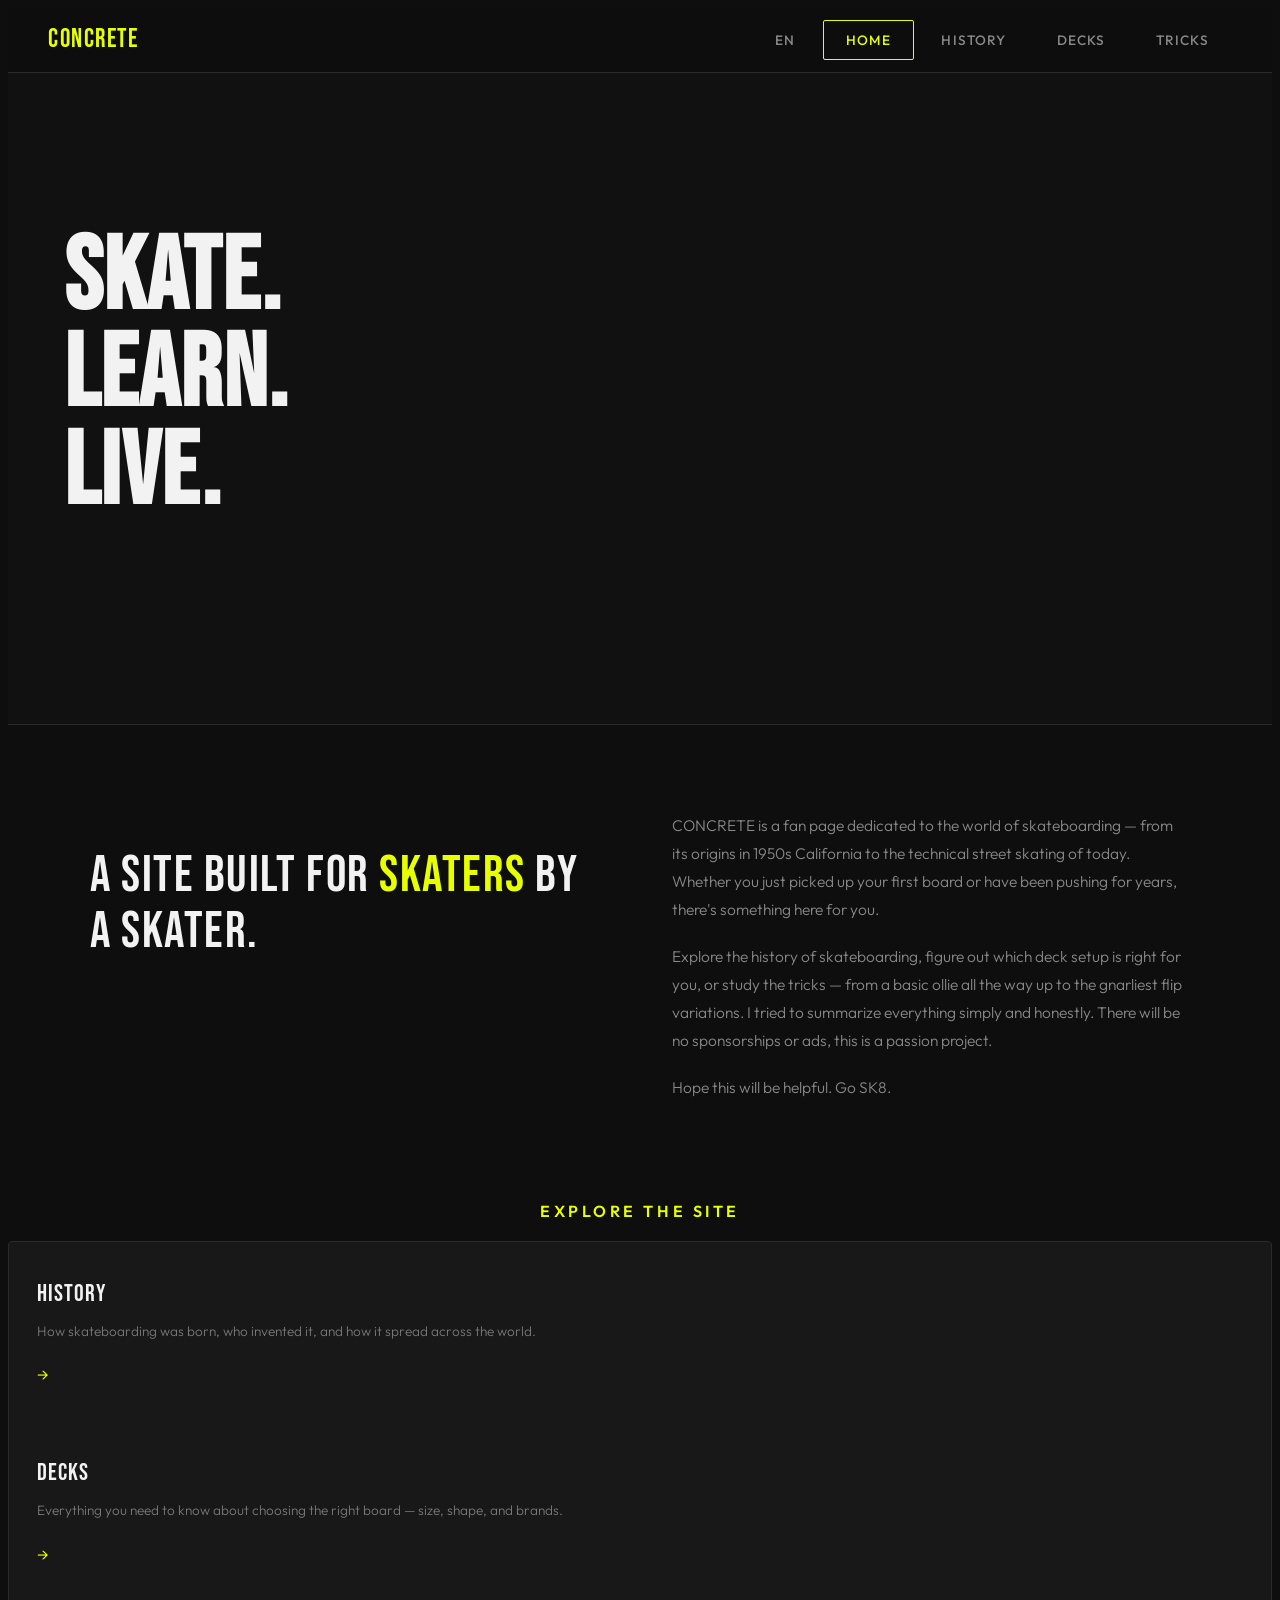
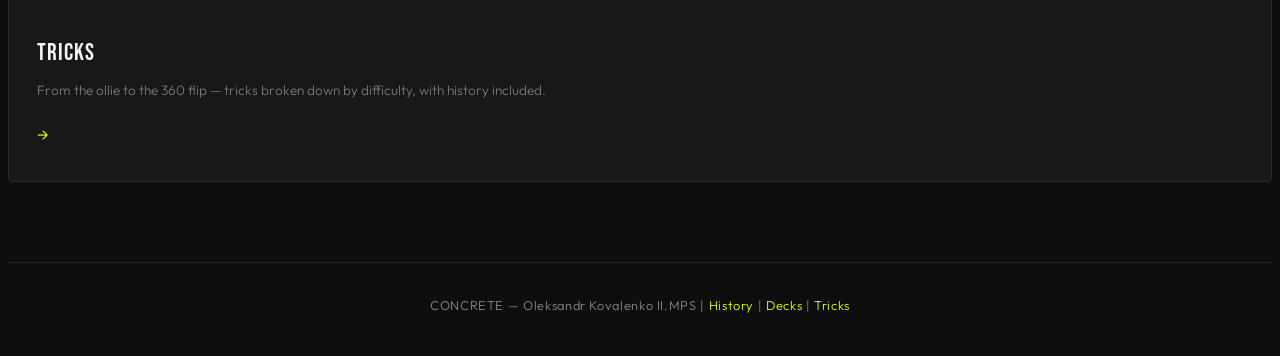
<file: index.html>
<!DOCTYPE html>
<html lang="en">
<head>
  <meta charset="UTF-8">
  <meta name="Concrete" content="width=device-width, initial-scale=1.0">
  <title>CONCRETE</title>
  <link rel="stylesheet" href="style.css">
  <style>

    .hero {
      width: 100%;
      position: relative;
      overflow: hidden;
      background: var(--surface);
      border-bottom: 1px solid var(--border);
    }

    .hero-img {
      width:100%;
      aspect-ratio: 16/6;
      background-color: #111;
      background-image: url('https://i.pinimg.com/1200x/3f/cc/9e/3fcc9eb3482265bb3efe6087b267c3eb.jpg');
      background-size:cover;
      background-position: center 40%;
      padding: 7% 3.5rem;
    }
    
    .hero-text {
      position: relative;
      z-index: 2;
    }

    .hero-title {
      font-family: 'Bebas Neue', sans-serif;
      font-size: clamp(3.5rem, 8vw, 7rem);
      letter-spacing: 0.03cm;
      line-height: 95%;
      color: var(--white);
    }

    .about {
      max-width: 1100px;
      margin: 0 auto;
      padding: 4.5rem 2rem 5rem;
      display: grid;
      grid-template-columns: 1fr 1fr;
      gap: 4rem;
      align-items: start;
    }

    @media (max-width: 640px) { .about { grid-template-columns: 1fr; gap: 2rem; } }

    .about-left .big-text {
      font-family: 'Bebas Neue', sans-serif;
      font-size: clamp(2.2rem, 4vw, 3.2rem);
      letter-spacing: 0.03em;
      line-height: 1.1;
      margin-bottom: 1.5rem;
    }

    .about-left .big-text em {
      font-style: normal;
      color: var(--accent);
    }

    .about-right p {
      color: #888;
      font-size: 0.97rem;
      line-height: 1.8;
      margin-bottom: 1.2rem;
    }

    .about-right p:last-child { margin-bottom: 0; }

    .page-links {
      border-top: 1px solid var(--border);
      max-width: 1350px;
      margin: 0 auto 0;
      display:block;
      grid-template-columns: repeat(3, 1fr);
      gap: 1px;
      background: var(--border);
      border: 1px solid var(--border);
      border-radius: 4px;
      overflow:auto;
    }

    @media (max-width: 640px) { .page-links { grid-template-columns: 1fr; } }

    .page-link {
      background: var(--surface);
      padding: 2rem 1.75rem;
      text-decoration: none;
      color: inherit;
      display: flex;
      flex-direction: column;
      gap: 0.4rem;
      transition: background 0.2s;
    }

    .page-link:hover { background: #1f1f1f; }

    .page-link-label {
      font-size: 0.7rem;
      font-weight: 600;
      letter-spacing: 0.2em;
      text-transform: uppercase;
      color: var(--accent);
    }

    .page-link-title {
      font-family: 'Bebas Neue', sans-serif;
      font-size: 1.5rem;
      letter-spacing: 0.04em;
    }

    .page-link-desc { font-size: 0.85rem; color: #777; }

    .page-link-arrow {
      margin-top: 0.75rem;
      font-size: 1.1rem;
      color: var(--accent);
    }
  </style>
</head>
<body>

  <nav>
    <a class="nav-logo" href="index.html">CONCRETE</a>
    <ul class="nav-links">
      <li><a href="indexSK.html">EN</a></li>
      <li><a href="index.html" class="active">Home</a></li>
      <li><a href="historyEN.html">History</a></li>
      <li><a href="decksEN.html">Decks</a></li>
      <li><a href="tricksEN.html">Tricks</a></li>
    </ul>
  </nav>

  <div class="hero">
    <div class="hero-img">
      <div class="hero-text">
        <h1 class="hero-title">Skate.<br>Learn.<br>Live.</h1>
      </div>
    </div>
  </div>

  <div class="about">
    <div class="about-left">
      <p class="big-text">A site built for <em>skaters</em> by a skater.</p>
    </div>
    <div class="about-right">
      <p>CONCRETE is a fan page dedicated to the world of skateboarding — from its origins in 1950s California to the technical street skating of today. Whether you just picked up your first board or have been pushing for years, there's something here for you.</p>
      <p>Explore the history of skateboarding, figure out which deck setup is right for you, or study the tricks — from a basic ollie all the way up to the gnarliest flip variations. I tried to summarize everything simply and honestly. There will be no sponsorships or ads, this is a passion project.</p>
      <p>Hope this will be helpful. Go SK8.</p>
    </div>
  </div>

  <div style="text-align: center;">
    <p class="label" style="margin-bottom: 1rem;font-size: medium;">Explore the site</p>
  </div>
  <div class="page-links">
    <a href="historyEN.html" class="page-link">
      <span class="page-link-title">History</span>
      <span class="page-link-desc">How skateboarding was born, who invented it, and how it spread across the world.</span>
      <span class="page-link-arrow">→</span>
    </a>
    <a href="decksEN.html" class="page-link">
      <span class="page-link-title">Decks</span>
      <span class="page-link-desc">Everything you need to know about choosing the right board — size, shape, and brands.</span>
      <span class="page-link-arrow">→</span>
    </a>
    <a href="tricksEN.html" class="page-link">
      <span class="page-link-title">Tricks</span>
      <span class="page-link-desc">From the ollie to the 360 flip — tricks broken down by difficulty, with history included.</span>
      <span class="page-link-arrow">→</span>
    </a>
  </div>

  <footer style="margin-top: 5rem;">
    CONCRETE — Oleksandr Kovalenko II.MPS |
    <a href="historyEN.html">History</a> |
    <a href="decksEN.html">Decks</a> |
    <a href="tricksEN.html">Tricks</a>
  </footer>

</body>
</html>
</file>
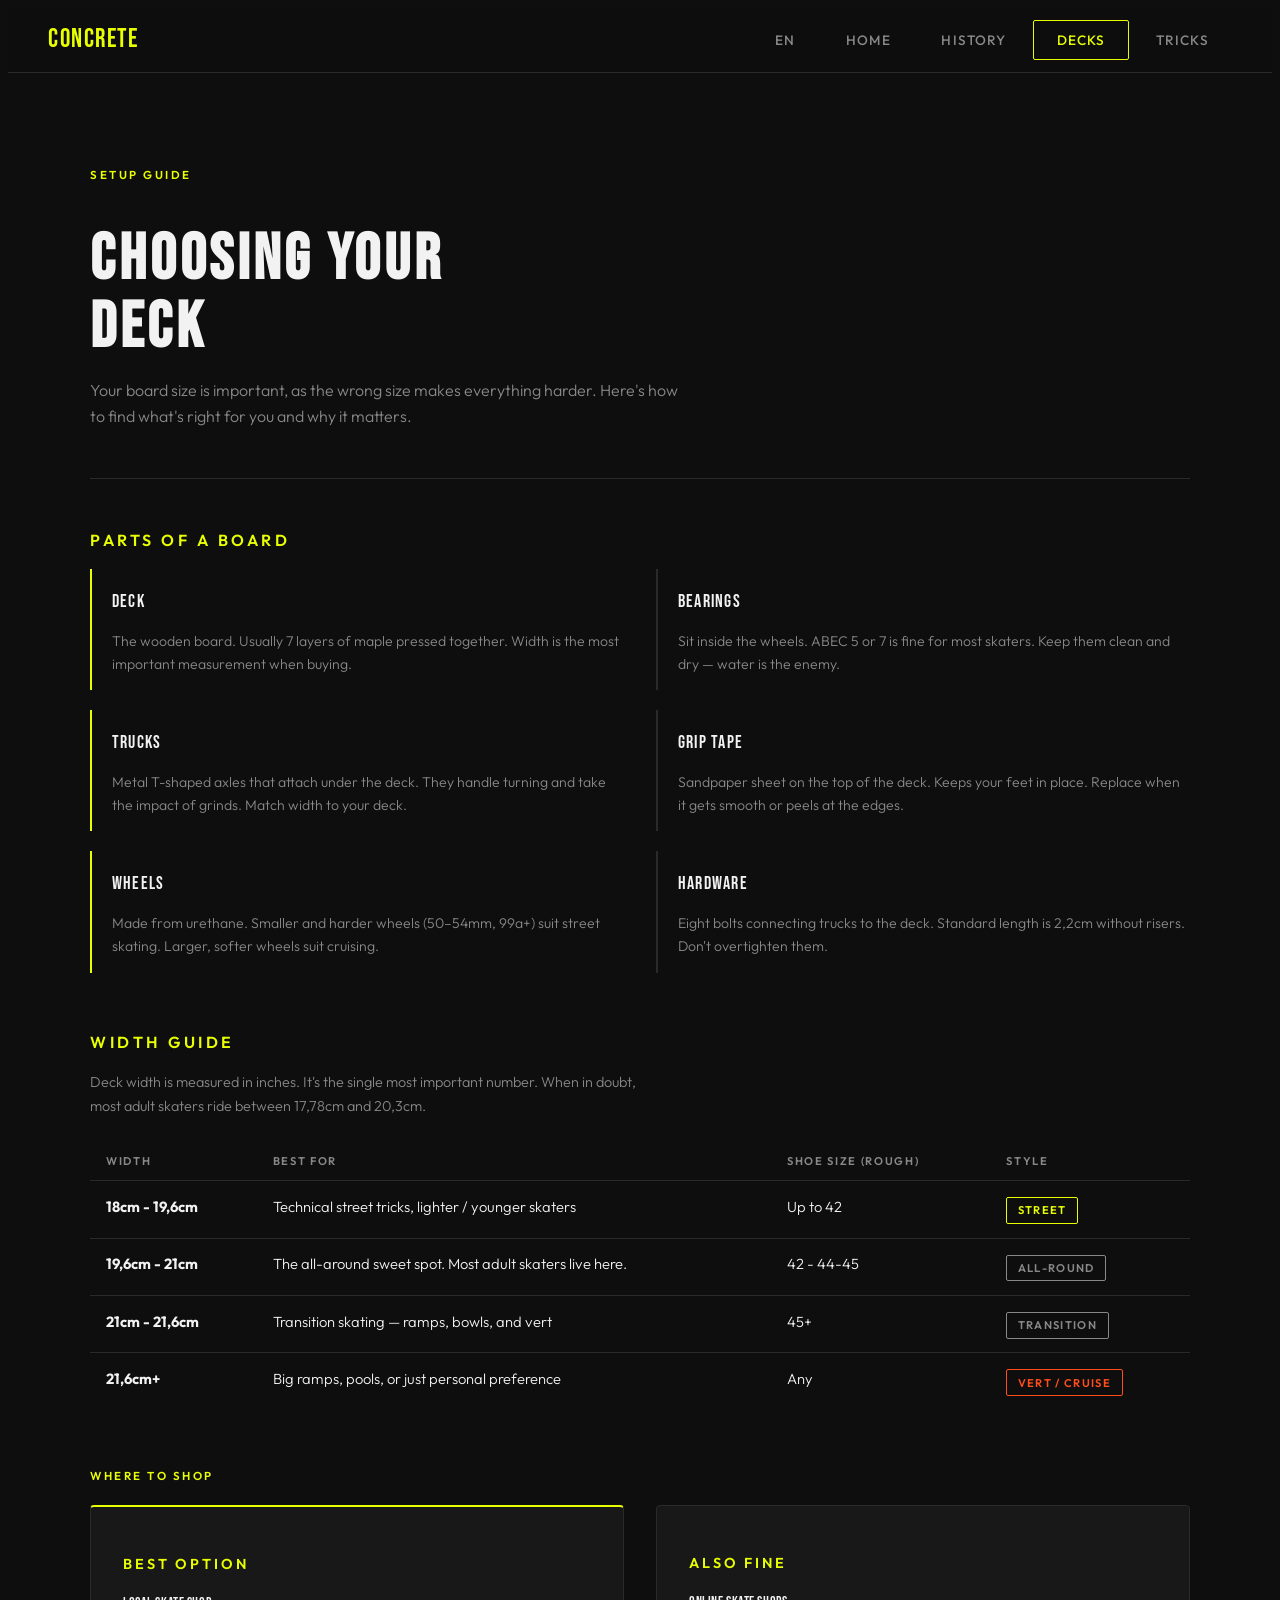
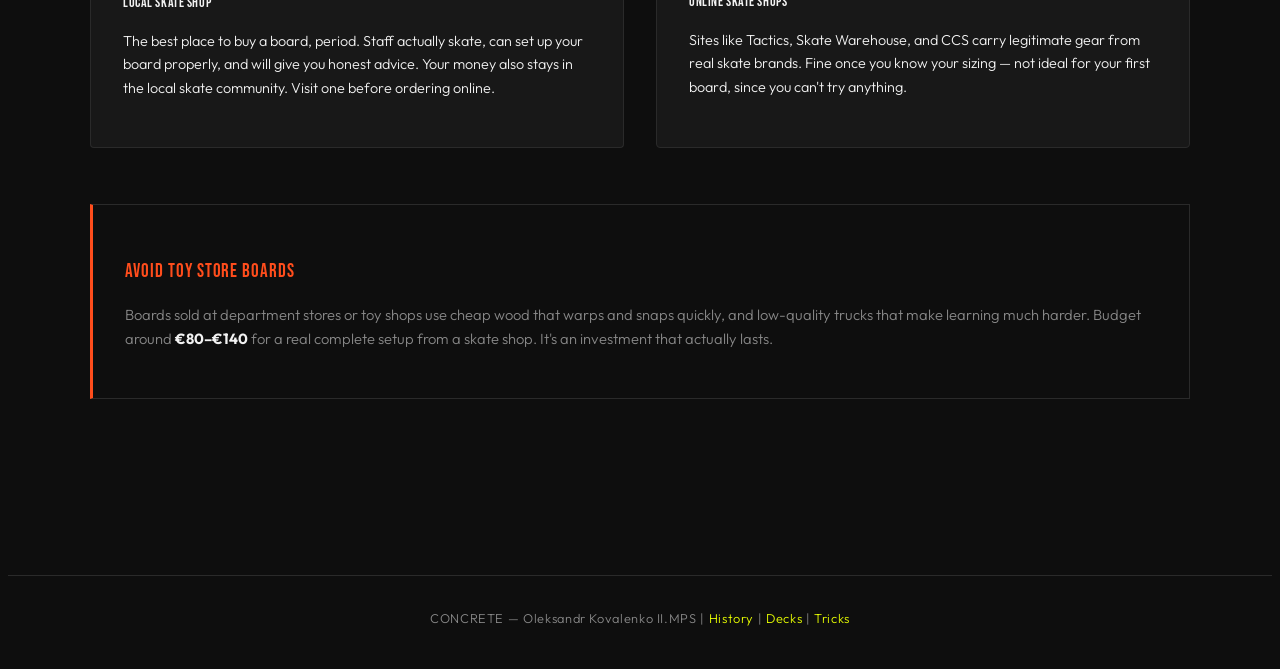
<file: decksEN.html>
<!DOCTYPE html>
<html lang="en">
<head>
  <meta charset="UTF-8">
  <meta name="Concrete" content="width=device-width, initial-scale=1.0">
  <title>CONCRETE — Decks</title>
  <link rel="stylesheet" href="style.css">
</head>
<body>

  <nav>
    <a class="nav-logo" href="index.html">CONCRETE</a>
    <ul class="nav-links">
      <li><a href="decksSK.html">EN</a></li>
      <li><a href="index.html">Home</a></li>
      <li><a href="historyEN.html">History</a></li>
      <li><a href="decksEN.html" class="active">Decks</a></li>
      <li><a href="tricksEN.html">Tricks</a></li>
    </ul>
  </nav>

  <div class="page">

    <p class="label"; font-size:medium;>Setup guide</p>
    <h1 class="section-title">Choosing Your<br>Deck</h1>
    <p class="body-text">Your board size is important, as the wrong size makes everything harder. Here's how to find what's right for you and why it matters.</p>

    <hr class="divider">

    <p class="label" style="margin-bottom: 1rem;font-size: medium;">Parts of a Board</p>
    <div class="two-col" style="margin-bottom: 3.5rem;">
      <div>
        <div style="display: flex; flex-direction: column; gap: 1.25rem;">
          <div style="border-left: 2px solid var(--accent); padding-left: 1.25rem;">
            <p style="font-family: 'Bebas Neue', sans-serif; font-size: 1.1rem; letter-spacing: 0.07em; margin-bottom: 0.2rem;">Deck</p>
            <p style="font-size: 0.88rem; color: var(--muted);">The wooden board. Usually 7 layers of maple pressed together. Width is the most important measurement when buying.</p>
          </div>
          <div style="border-left: 2px solid var(--accent); padding-left: 1.25rem;">
            <p style="font-family: 'Bebas Neue', sans-serif; font-size: 1.1rem; letter-spacing: 0.07em; margin-bottom: 0.2rem;">Trucks</p>
            <p style="font-size: 0.88rem; color: var(--muted);">Metal T-shaped axles that attach under the deck. They handle turning and take the impact of grinds. Match width to your deck.</p>
          </div>
          <div style="border-left: 2px solid var(--accent); padding-left: 1.25rem;">
            <p style="font-family: 'Bebas Neue', sans-serif; font-size: 1.1rem; letter-spacing: 0.07em; margin-bottom: 0.2rem;">Wheels</p>
            <p style="font-size: 0.88rem; color: var(--muted);">Made from urethane. Smaller and harder wheels (50–54mm, 99a+) suit street skating. Larger, softer wheels suit cruising.</p>
          </div>
        </div>
      </div>
      <div>
        <div style="display: flex; flex-direction: column; gap: 1.25rem;">
          <div style="border-left: 2px solid var(--border); padding-left: 1.25rem;">
            <p style="font-family: 'Bebas Neue', sans-serif; font-size: 1.1rem; letter-spacing: 0.07em; margin-bottom: 0.2rem;">Bearings</p>
            <p style="font-size: 0.88rem; color: var(--muted);">Sit inside the wheels. ABEC 5 or 7 is fine for most skaters. Keep them clean and dry — water is the enemy.</p>
          </div>
          <div style="border-left: 2px solid var(--border); padding-left: 1.25rem;">
            <p style="font-family: 'Bebas Neue', sans-serif; font-size: 1.1rem; letter-spacing: 0.07em; margin-bottom: 0.2rem;">Grip Tape</p>
            <p style="font-size: 0.88rem; color: var(--muted);">Sandpaper sheet on the top of the deck. Keeps your feet in place. Replace when it gets smooth or peels at the edges.</p>
          </div>
          <div style="border-left: 2px solid var(--border); padding-left: 1.25rem;">
            <p style="font-family: 'Bebas Neue', sans-serif; font-size: 1.1rem; letter-spacing: 0.07em; margin-bottom: 0.2rem;">Hardware</p>
            <p style="font-size: 0.88rem; color: var(--muted);">Eight bolts connecting trucks to the deck. Standard length is 2,2cm without risers. Don't overtighten them.</p>
          </div>
        </div>
      </div>
    </div>
    <p class="label" style="margin-bottom: 1rem;font-size: medium;">Width Guide</p>
    <p style="color: var(--muted); font-size: 0.9rem; margin-bottom: 1.5rem; max-width: 560px;">Deck width is measured in inches. It's the single most important number. When in doubt, most adult skaters ride between 17,78cm and 20,3cm.</p>

    <table class="styled-table" style="margin-bottom: 3.5rem;">
      <tr>
        <th>Width</th>
        <th>Best for</th>
        <th>Shoe size (rough)</th>
        <th>Style</th>
      </tr>
      <tr>
        <td><strong>18cm - 19,6cm</strong></td>
        <td>Technical street tricks, lighter / younger skaters</td>
        <td>Up to 42</td>
        <td><span class="tag tag-green">Street</span></td>
      </tr>
      <tr>
        <td><strong>19,6cm - 21cm</strong></td>
        <td>The all-around sweet spot. Most adult skaters live here.</td>
        <td>42 - 44-45</td>
        <td><span class="tag tag-white">All-round</span></td>
      </tr>
      <tr>
        <td><strong>21cm - 21,6cm</strong></td>
        <td>Transition skating — ramps, bowls, and vert</td>
        <td>45+</td>
        <td><span class="tag tag-white">Transition</span></td>
      </tr>
      <tr>
        <td><strong>21,6cm+</strong></td>
        <td>Big ramps, pools, or just personal preference</td>
        <td>Any</td>
        <td><span class="tag tag-red">Vert / Cruise</span></td>
      </tr>
    </table>

    <p class="label" style="margin-bottom: 1.25rem;">Where to shop</p>
    <div class="two-col" style="margin-bottom: 3.5rem;">
      <div class="card" style="border-top: 2px solid var(--accent);">
        <p class="card-label">Best option</p>
        <p class="card-title">Local Skate Shop</p>
        <p>The best place to buy a board, period. Staff actually skate, can set up your board properly, and will give you honest advice. Your money also stays in the local skate community. Visit one before ordering online.</p>
      </div>
      <div class="card">
        <p class="card-label">Also fine</p>
        <p class="card-title">Online Skate Shops</p>
        <p>Sites like Tactics, Skate Warehouse, and CCS carry legitimate gear from real skate brands. Fine once you know your sizing — not ideal for your first board, since you can't try anything.</p>
      </div>
    </div>

    <div class="card" style="border-left: 3px solid var(--accent2); border-radius: 0; background: transparent;">
      <p style="font-family: 'Bebas Neue', sans-serif; font-size: 1.2rem; letter-spacing: 0.05em; margin-bottom: 0.5rem; color: var(--accent2);"> Avoid Toy Store Boards</p>
      <p style="font-size: 0.92rem; color: var(--muted);">Boards sold at department stores or toy shops use cheap wood that warps and snaps quickly, and low-quality trucks that make learning much harder. Budget around <strong style="color: var(--white);">€80–€140</strong> for a real complete setup from a skate shop. It's an investment that actually lasts.</p>
    </div>

  </div>

  <footer style="margin-top: 5rem;">
    CONCRETE — Oleksandr Kovalenko II.MPS |
    <a href="historyEN.html">History</a> |
    <a href="decksEN.html">Decks</a> |
    <a href="tricksEN.html">Tricks</a>
  </footer>

</body>
</html>
</file>
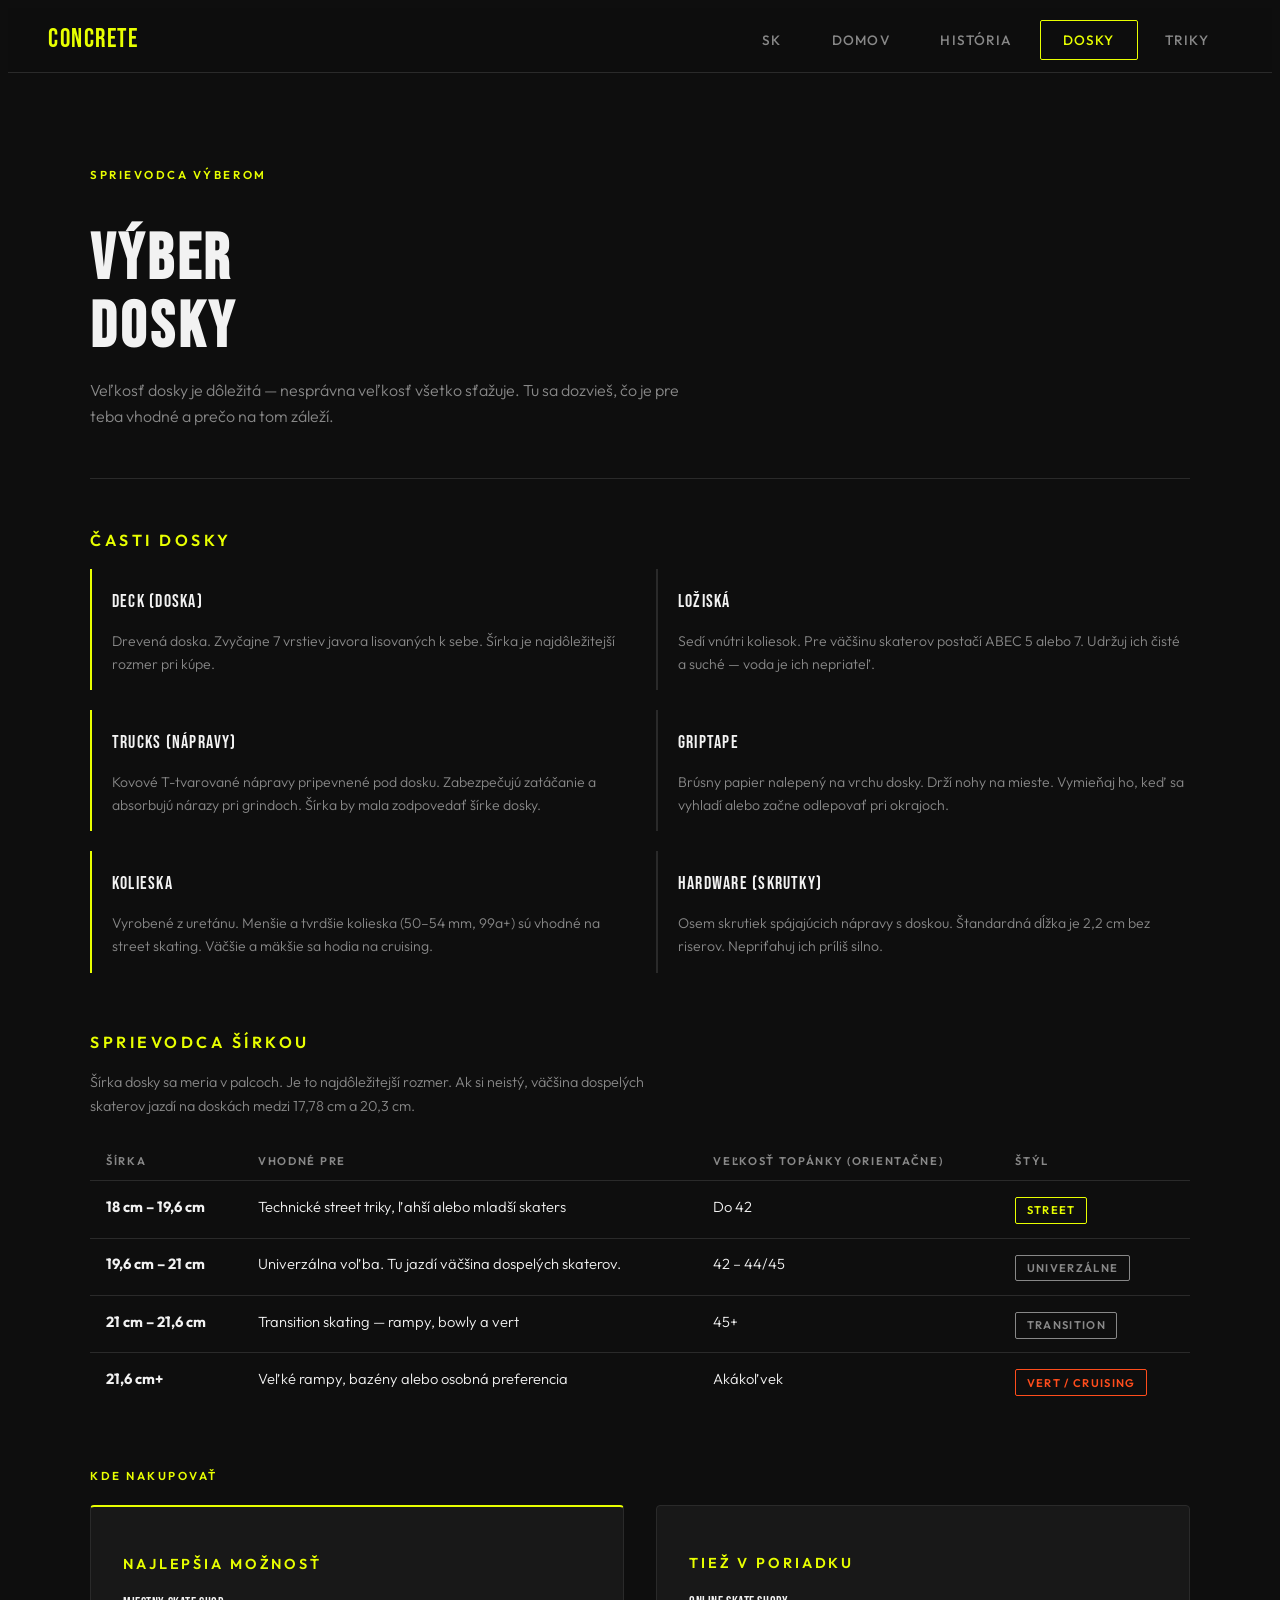
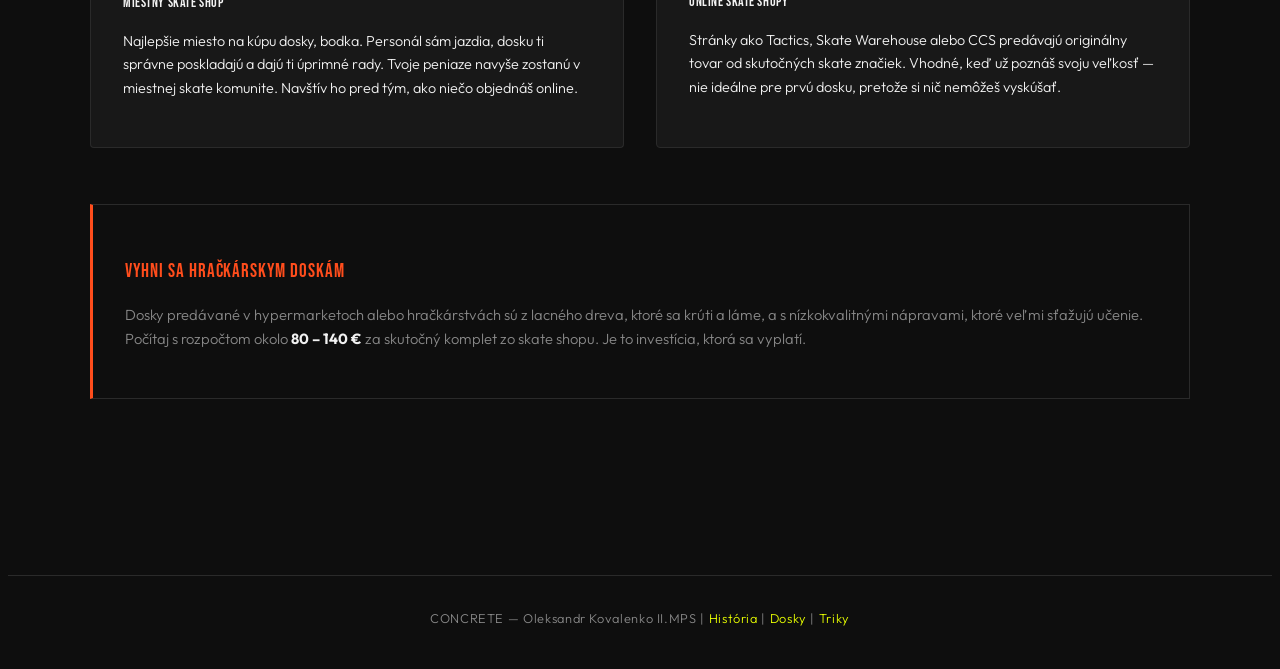
<file: decksSK.html>
<!DOCTYPE html>
<html lang="sk">
<head>
  <meta charset="UTF-8">
  <meta name="Concrete" content="width=device-width, initial-scale=1.0">
  <title>CONCRETE — Dosky</title>
  <link rel="stylesheet" href="style.css">
</head>
<body>

  <nav>
    <a class="nav-logo" href="indexSK.html">CONCRETE</a>
    <ul class="nav-links">
      <li><a href="decksEN.html">SK</a></li>
      <li><a href="indexSK.html">Domov</a></li>
      <li><a href="historySK.html">História</a></li>
      <li><a href="decksSK.html" class="active">Dosky</a></li>
      <li><a href="tricksSK.html">Triky</a></li>
    </ul>
  </nav>

  <div class="page">

    <p class="label"; font-size:medium;>Sprievodca výberom</p>
    <h1 class="section-title">Výber<br>Dosky</h1>
    <p class="body-text">Veľkosť dosky je dôležitá — nesprávna veľkosť všetko sťažuje. Tu sa dozvieš, čo je pre teba vhodné a prečo na tom záleží.</p>

    <hr class="divider">

    <p class="label" style="margin-bottom: 1rem;font-size: medium;">Časti dosky</p>
    <div class="two-col" style="margin-bottom: 3.5rem;">
      <div>
        <div style="display: flex; flex-direction: column; gap: 1.25rem;">
          <div style="border-left: 2px solid var(--accent); padding-left: 1.25rem;">
            <p style="font-family: 'Bebas Neue', sans-serif; font-size: 1.1rem; letter-spacing: 0.07em; margin-bottom: 0.2rem;">Deck (doska)</p>
            <p style="font-size: 0.88rem; color: var(--muted);">Drevená doska. Zvyčajne 7 vrstiev javora lisovaných k sebe. Šírka je najdôležitejší rozmer pri kúpe.</p>
          </div>
          <div style="border-left: 2px solid var(--accent); padding-left: 1.25rem;">
            <p style="font-family: 'Bebas Neue', sans-serif; font-size: 1.1rem; letter-spacing: 0.07em; margin-bottom: 0.2rem;">Trucks (nápravy)</p>
            <p style="font-size: 0.88rem; color: var(--muted);">Kovové T-tvarované nápravy pripevnené pod dosku. Zabezpečujú zatáčanie a absorbujú nárazy pri grindoch. Šírka by mala zodpovedať šírke dosky.</p>
          </div>
          <div style="border-left: 2px solid var(--accent); padding-left: 1.25rem;">
            <p style="font-family: 'Bebas Neue', sans-serif; font-size: 1.1rem; letter-spacing: 0.07em; margin-bottom: 0.2rem;">Kolieska</p>
            <p style="font-size: 0.88rem; color: var(--muted);">Vyrobené z uretánu. Menšie a tvrdšie kolieska (50–54 mm, 99a+) sú vhodné na street skating. Väčšie a mäkšie sa hodia na cruising.</p>
          </div>
        </div>
      </div>
      <div>
        <div style="display: flex; flex-direction: column; gap: 1.25rem;">
          <div style="border-left: 2px solid var(--border); padding-left: 1.25rem;">
            <p style="font-family: 'Bebas Neue', sans-serif; font-size: 1.1rem; letter-spacing: 0.07em; margin-bottom: 0.2rem;">Ložiská</p>
            <p style="font-size: 0.88rem; color: var(--muted);">Sedí vnútri koliesok. Pre väčšinu skaterov postačí ABEC 5 alebo 7. Udržuj ich čisté a suché — voda je ich nepriateľ.</p>
          </div>
          <div style="border-left: 2px solid var(--border); padding-left: 1.25rem;">
            <p style="font-family: 'Bebas Neue', sans-serif; font-size: 1.1rem; letter-spacing: 0.07em; margin-bottom: 0.2rem;">Griptape</p>
            <p style="font-size: 0.88rem; color: var(--muted);">Brúsny papier nalepený na vrchu dosky. Drží nohy na mieste. Vymieňaj ho, keď sa vyhladí alebo začne odlepovať pri okrajoch.</p>
          </div>
          <div style="border-left: 2px solid var(--border); padding-left: 1.25rem;">
            <p style="font-family: 'Bebas Neue', sans-serif; font-size: 1.1rem; letter-spacing: 0.07em; margin-bottom: 0.2rem;">Hardware (skrutky)</p>
            <p style="font-size: 0.88rem; color: var(--muted);">Osem skrutiek spájajúcich nápravy s doskou. Štandardná dĺžka je 2,2 cm bez riserov. Nepriťahuj ich príliš silno.</p>
          </div>
        </div>
      </div>
    </div>

    <p class="label" style="margin-bottom: 1rem;font-size: medium;">Sprievodca šírkou</p>
    <p style="color: var(--muted); font-size: 0.9rem; margin-bottom: 1.5rem; max-width: 560px;">Šírka dosky sa meria v palcoch. Je to najdôležitejší rozmer. Ak si neistý, väčšina dospelých skaterov jazdí na doskách medzi 17,78 cm a 20,3 cm.</p>

    <table class="styled-table" style="margin-bottom: 3.5rem;">
      <tr>
        <th>Šírka</th>
        <th>Vhodné pre</th>
        <th>Veľkosť topánky (orientačne)</th>
        <th>Štýl</th>
      </tr>
      <tr>
        <td><strong>18 cm – 19,6 cm</strong></td>
        <td>Technické street triky, ľahší alebo mladší skaters</td>
        <td>Do 42</td>
        <td><span class="tag tag-green">Street</span></td>
      </tr>
      <tr>
        <td><strong>19,6 cm – 21 cm</strong></td>
        <td>Univerzálna voľba. Tu jazdí väčšina dospelých skaterov.</td>
        <td>42 – 44/45</td>
        <td><span class="tag tag-white">Univerzálne</span></td>
      </tr>
      <tr>
        <td><strong>21 cm – 21,6 cm</strong></td>
        <td>Transition skating — rampy, bowly a vert</td>
        <td>45+</td>
        <td><span class="tag tag-white">Transition</span></td>
      </tr>
      <tr>
        <td><strong>21,6 cm+</strong></td>
        <td>Veľké rampy, bazény alebo osobná preferencia</td>
        <td>Akákoľvek</td>
        <td><span class="tag tag-red">Vert / Cruising</span></td>
      </tr>
    </table>

    <p class="label" style="margin-bottom: 1.25rem;">Kde nakupovať</p>
    <div class="two-col" style="margin-bottom: 3.5rem;">
      <div class="card" style="border-top: 2px solid var(--accent);">
        <p class="card-label">Najlepšia možnosť</p>
        <p class="card-title">Miestny skate shop</p>
        <p>Najlepšie miesto na kúpu dosky, bodka. Personál sám jazdia, dosku ti správne poskladajú a dajú ti úprimné rady. Tvoje peniaze navyše zostanú v miestnej skate komunite. Navštív ho pred tým, ako niečo objednáš online.</p>
      </div>
      <div class="card">
        <p class="card-label">Tiež v poriadku</p>
        <p class="card-title">Online skate shopy</p>
        <p>Stránky ako Tactics, Skate Warehouse alebo CCS predávajú originálny tovar od skutočných skate značiek. Vhodné, keď už poznáš svoju veľkosť — nie ideálne pre prvú dosku, pretože si nič nemôžeš vyskúšať.</p>
      </div>
    </div>

    <div class="card" style="border-left: 3px solid var(--accent2); border-radius: 0; background: transparent;">
      <p style="font-family: 'Bebas Neue', sans-serif; font-size: 1.2rem; letter-spacing: 0.05em; margin-bottom: 0.5rem; color: var(--accent2);">Vyhni sa hračkárskym doskám</p>
      <p style="font-size: 0.92rem; color: var(--muted);">Dosky predávané v hypermarketoch alebo hračkárstvách sú z lacného dreva, ktoré sa krúti a láme, a s nízkokvalitnými nápravami, ktoré veľmi sťažujú učenie. Počítaj s rozpočtom okolo <strong style="color: var(--white);">80 – 140 €</strong> za skutočný komplet zo skate shopu. Je to investícia, ktorá sa vyplatí.</p>
    </div>

  </div>

  <footer style="margin-top: 5rem;">
    CONCRETE — Oleksandr Kovalenko II.MPS |
    <a href="historySK.html">História</a> |
    <a href="decksSK.html">Dosky</a> |
    <a href="tricksSK.html">Triky</a>
  </footer>

</body>
</html>
</file>
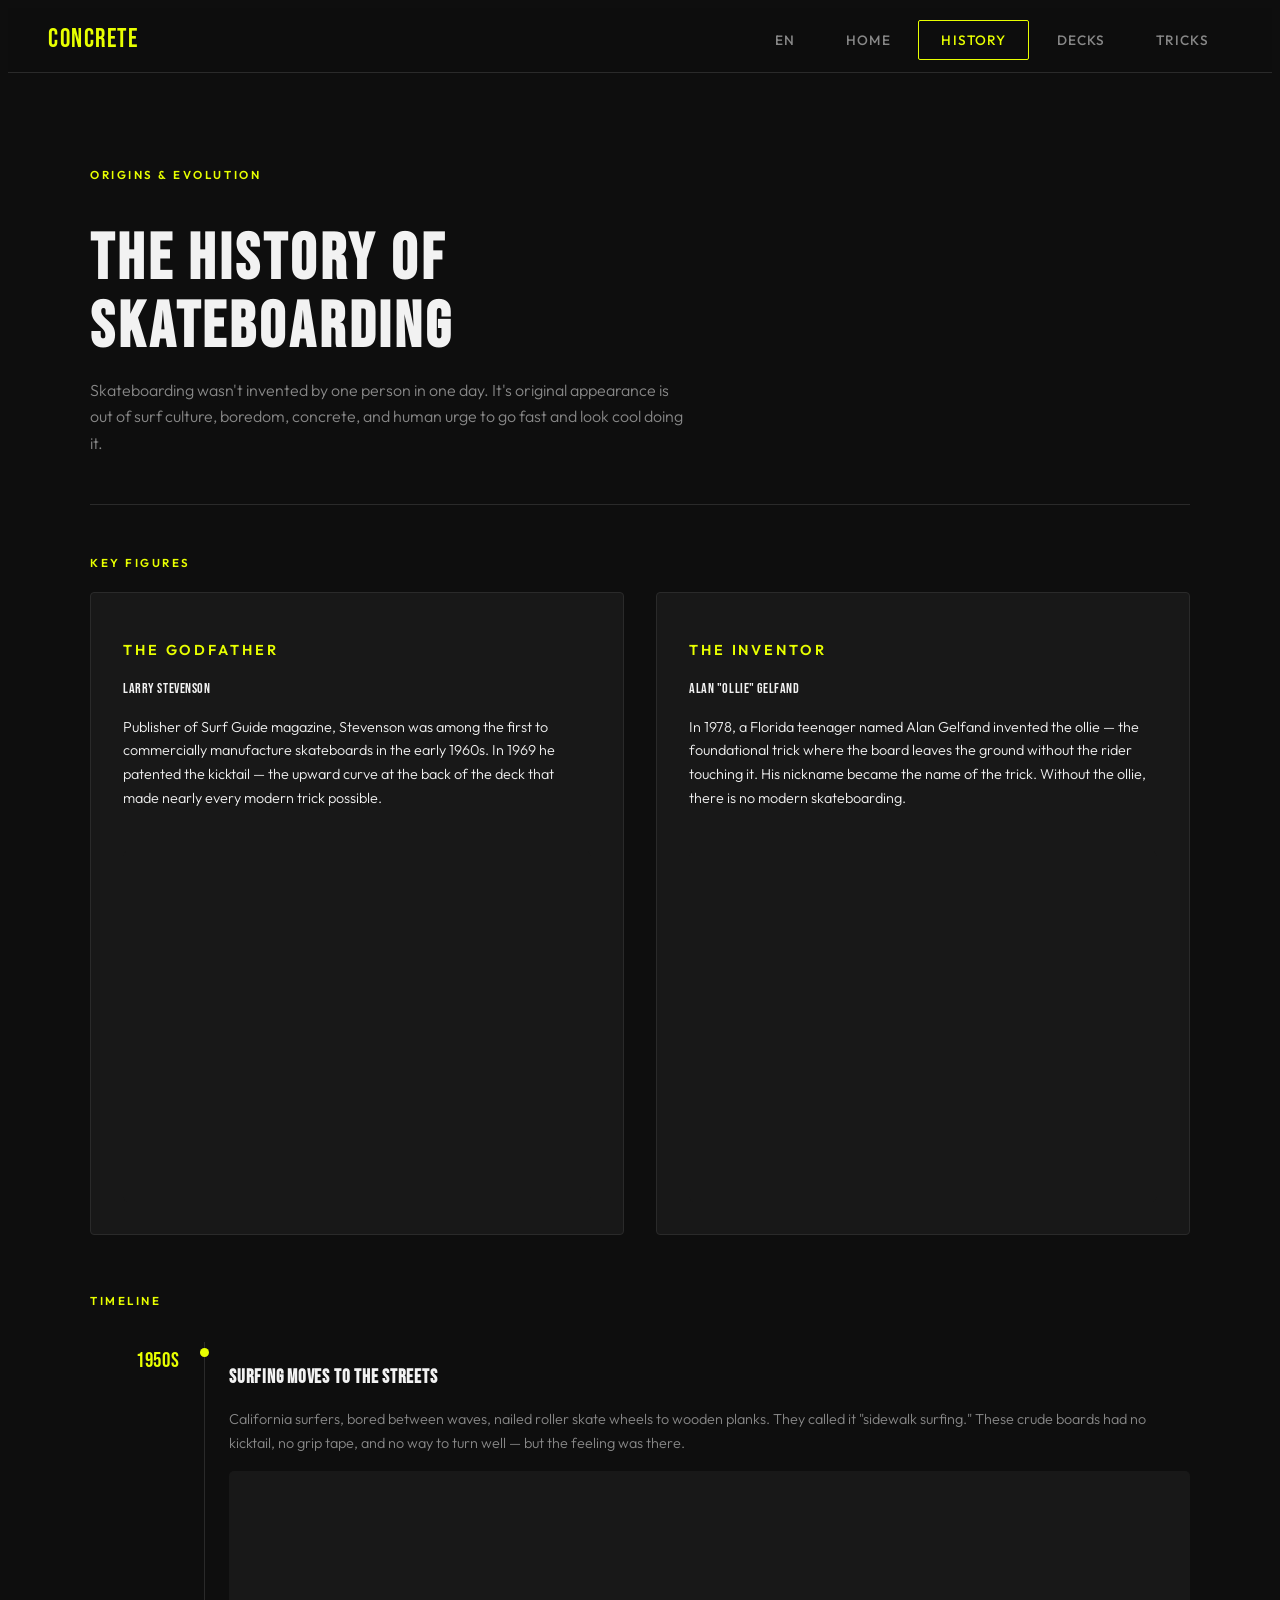
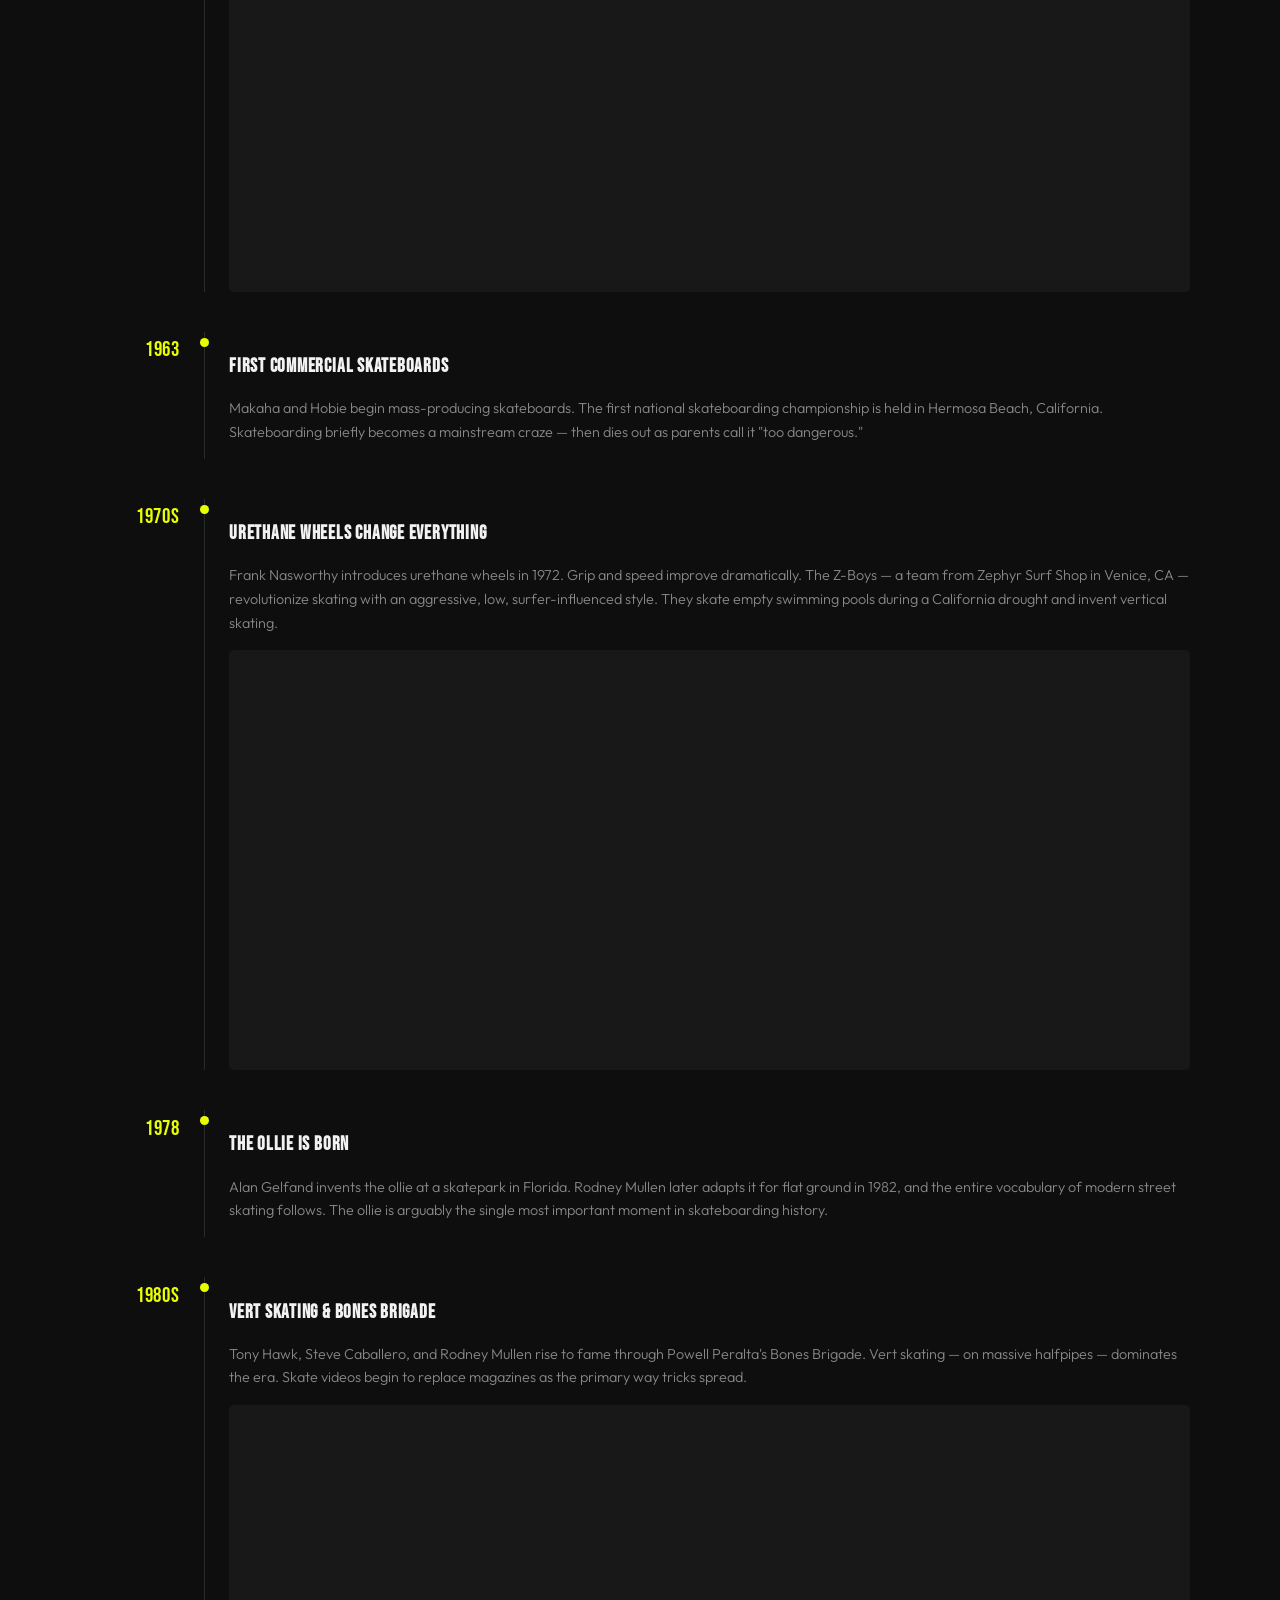
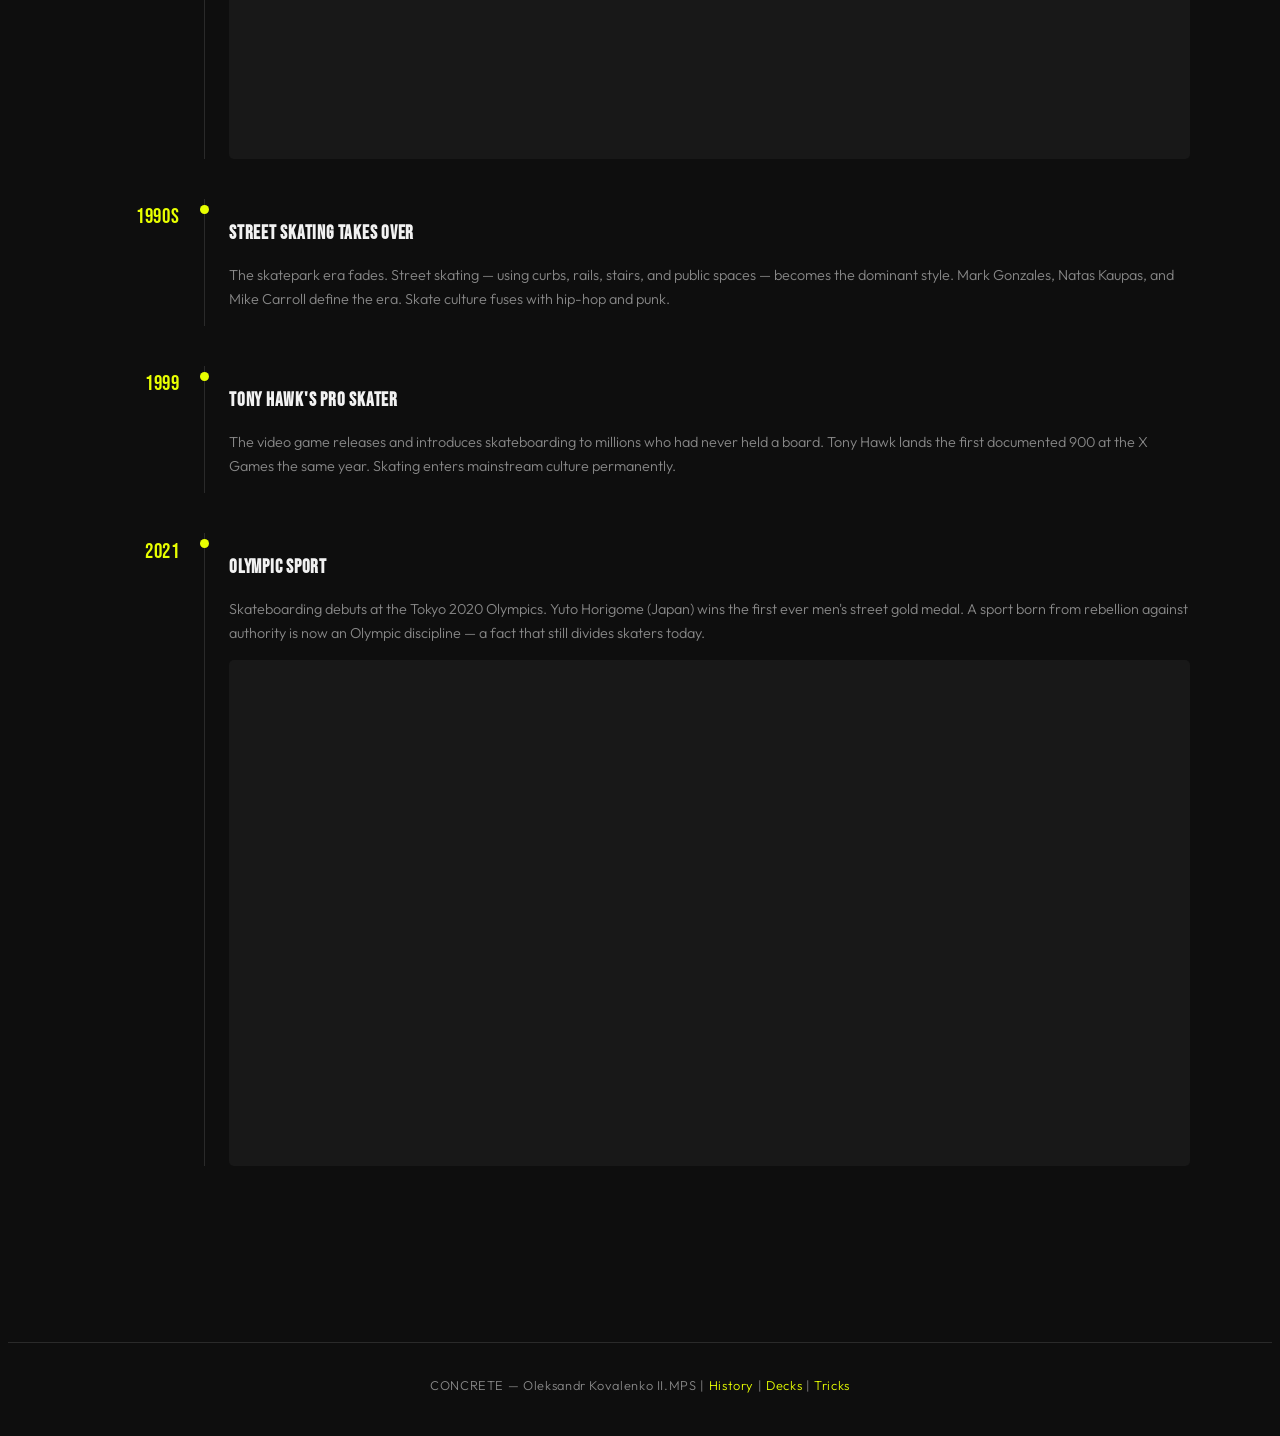
<file: historyEN.html>
<!DOCTYPE html>
<html lang="en">
<head>
  <meta charset="UTF-8">
  <meta name="Concrete" content="width=device-width, initial-scale=1.0">
  <title>CONCRETE — History</title>
  <link rel="stylesheet" href="style.css">
</head>
<body>

  <nav>
    <a class="nav-logo" href="historyEN.html">CONCRETE</a>
    <ul class="nav-links">
      <li><a href="historySK.html">EN</a></li>
      <li><a href="index.html">Home</a></li>
      <li><a href="historyEN.html" class="active">History</a></li>
      <li><a href="decksEN.html">Decks</a></li>
      <li><a href="tricksEN.html">Tricks</a></li>
    </ul>
  </nav>

  <div class="page">

    <p class="label">Origins & evolution</p>
    <h1 class="section-title">The History of<br>Skateboarding</h1>
    <p class="body-text">Skateboarding wasn't invented by one person in one day. It's original appearance is out of surf culture, boredom, concrete, and human urge to go fast and look cool doing it.</p>

    <hr class="divider">

    <p class="label" style="margin-bottom: 1.25rem;">Key figures</p>
    <div class="two-col" style="margin-bottom: 3.5rem;">
      <div class="card">
        <p class="card-label">The Godfather</p>
        <p class="card-title">Larry Stevenson</p>
        <p>Publisher of Surf Guide magazine, Stevenson was among the first to commercially manufacture skateboards in the early 1960s. In 1969 he patented the kicktail — the upward curve at the back of the deck that made nearly every modern trick possible.</p>
        <br>
        <div class="photo-slot" style="aspect-ratio: 4/3; background-image: url('https://skateboardinghalloffame.org/wp-content/uploads/2020/04/larrys2.jpg');">
        </div>
      </div>
      <div class="card">
        <p class="card-label">The Inventor</p>
        <p class="card-title">Alan "Ollie" Gelfand</p>
        <p>In 1978, a Florida teenager named Alan Gelfand invented the ollie — the foundational trick where the board leaves the ground without the rider touching it. His nickname became the name of the trick. Without the ollie, there is no modern skateboarding.</p>
        <br>
        <div class="photo-slot" style="aspect-ratio:4/3; background-position:center 40%; background-image: url(https://backsideskatemag.com/wp-content/uploads/elementor/thumbs/Alan-Ollie-Gelfand-Ollie-Air-Hollywood-Ramp-Pembroke-Pines-Florida-1979_Craig-Snyder-pmrhcueu09hexvepuz9gj8h9e7wpgle7r33dnanmys.jpg?w=400&q=90);">
        </div>
      </div>
    </div>

    <p class="label" style="margin-bottom: 2rem;">Timeline</p>
    <div class="timeline">

      <div class="timeline-item">
        <div class="timeline-year">1950s</div>
        <div class="timeline-line"></div>
        <div class="timeline-content">
          <h3>Surfing Moves to the Streets</h3>
          <p>California surfers, bored between waves, nailed roller skate wheels to wooden planks. They called it "sidewalk surfing." These crude boards had no kicktail, no grip tape, and no way to turn well — but the feeling was there.</p>
          <div class="photo-slot" style="margin-top: 1rem; aspect-ratio: 16/7; background-size:cover;background-position:center 75%; background-image: url(https://longboard.ee/wp-content/uploads/2021/03/esimesed-rulatajad-1024x771.jpg)">
          </div>
        </div>
      </div>

      <div class="timeline-item">
        <div class="timeline-year">1963</div>
        <div class="timeline-line"></div>
        <div class="timeline-content">
          <h3>First Commercial Skateboards</h3>
          <p>Makaha and Hobie begin mass-producing skateboards. The first national skateboarding championship is held in Hermosa Beach, California. Skateboarding briefly becomes a mainstream craze — then dies out as parents call it "too dangerous."</p>
        </div>
      </div>

      <div class="timeline-item">
        <div class="timeline-year">1970s</div>
        <div class="timeline-line"></div>
        <div class="timeline-content">
          <h3>Urethane Wheels Change Everything</h3>
          <p>Frank Nasworthy introduces urethane wheels in 1972. Grip and speed improve dramatically. The Z-Boys — a team from Zephyr Surf Shop in Venice, CA — revolutionize skating with an aggressive, low, surfer-influenced style. They skate empty swimming pools during a California drought and invent vertical skating.</p>
          <div class="photo-slot" style="aspect-ratio:16/7;background-size:cover;background-position:center 75%; background-image: url(https://www.pedestrian.tv/wp-content/uploads/2019/08/lordsofdogtown02.jpg?quality=50);">
          </div>
        </div>
      </div>

      <div class="timeline-item">
        <div class="timeline-year">1978</div>
        <div class="timeline-line"></div>
        <div class="timeline-content">
          <h3>The Ollie is Born</h3>
          <p>Alan Gelfand invents the ollie at a skatepark in Florida. Rodney Mullen later adapts it for flat ground in 1982, and the entire vocabulary of modern street skating follows. The ollie is arguably the single most important moment in skateboarding history.</p>
        </div>
      </div>

      <div class="timeline-item">
        <div class="timeline-year">1980s</div>
        <div class="timeline-line"></div>
        <div class="timeline-content">
          <h3>Vert Skating & Bones Brigade</h3>
          <p>Tony Hawk, Steve Caballero, and Rodney Mullen rise to fame through Powell Peralta's Bones Brigade. Vert skating — on massive halfpipes — dominates the era. Skate videos begin to replace magazines as the primary way tricks spread.</p>
          <div class="photo-slot" style="aspect-ratio:19/7;background-size:cover;background-position:left 80%; background-image: url(https://www.longboarderlabs.com/wp-content/uploads/2023/06/BONES-BRIGADE-HEADER-BLK-GOLD.jpg);">
          </div>
        </div>
      </div>

      <div class="timeline-item">
        <div class="timeline-year">1990s</div>
        <div class="timeline-line"></div>
        <div class="timeline-content">
          <h3>Street Skating Takes Over</h3>
          <p>The skatepark era fades. Street skating — using curbs, rails, stairs, and public spaces — becomes the dominant style. Mark Gonzales, Natas Kaupas, and Mike Carroll define the era. Skate culture fuses with hip-hop and punk.</p>
        </div>
      </div>

      <div class="timeline-item">
        <div class="timeline-year">1999</div>
        <div class="timeline-line"></div>
        <div class="timeline-content">
          <h3>Tony Hawk's Pro Skater</h3>
          <p>The video game releases and introduces skateboarding to millions who had never held a board. Tony Hawk lands the first documented 900 at the X Games the same year. Skating enters mainstream culture permanently.</p>
        </div>
      </div>

      <div class="timeline-item">
        <div class="timeline-year">2021</div>
        <div class="timeline-line"></div>
        <div class="timeline-content">
          <h3>Olympic Sport</h3>
          <p>Skateboarding debuts at the Tokyo 2020 Olympics. Yuto Horigome (Japan) wins the first ever men's street gold medal. A sport born from rebellion against authority is now an Olympic discipline — a fact that still divides skaters today.</p>
          <div class="photo-slot" style="aspect-ratio:19/10;background-size:cover;background-position:center; background-image: url(https://img.olympics.com/images/image/private/t_s_16_9_g_auto/t_s_w2440/f_auto/primary/bftsarvbqw19fr7krecw);">
          </div>
        </div>
      </div>
    </div>
  </div>

  <footer style="margin-top: 5rem;">
    CONCRETE — Oleksandr Kovalenko II.MPS |
    <a href="historyEN.html">History</a> |
    <a href="decksEN.html">Decks</a> |
    <a href="tricksEN.html">Tricks</a>
  </footer>

</body>
</html>
</file>
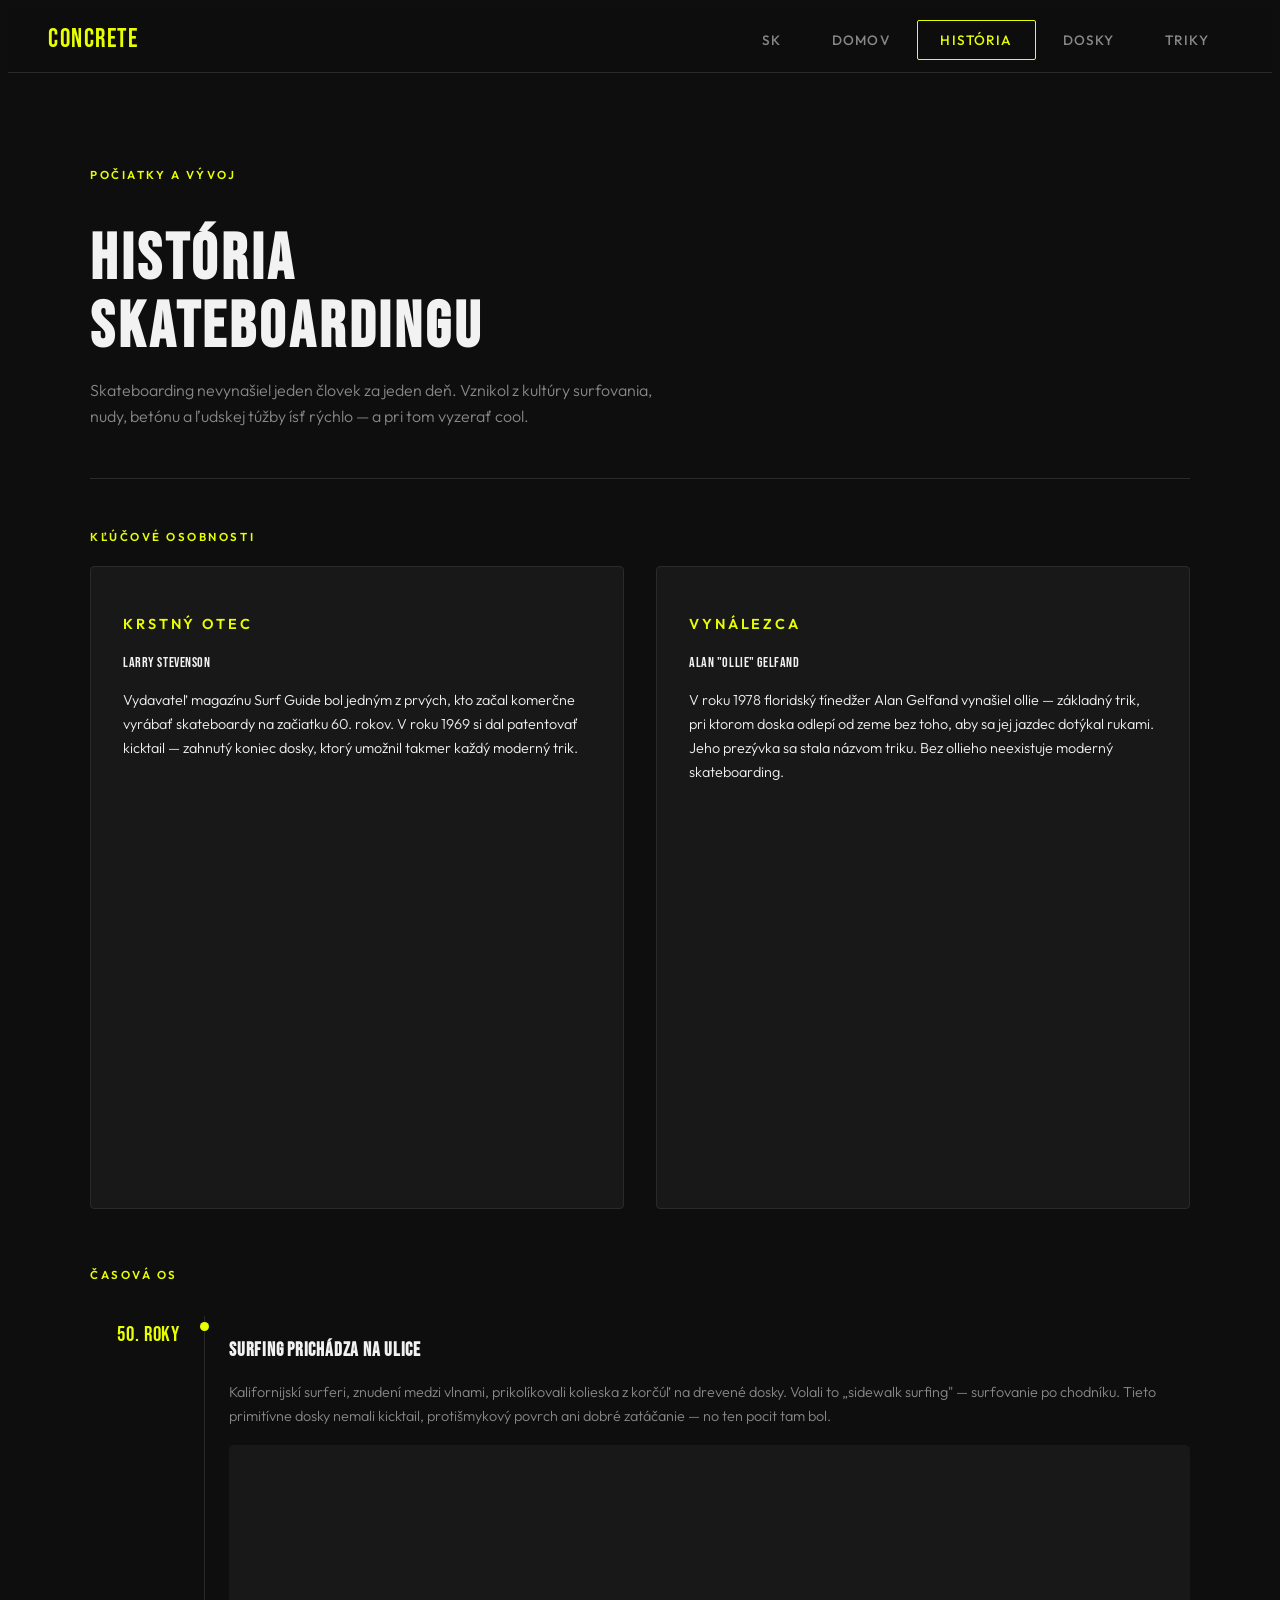
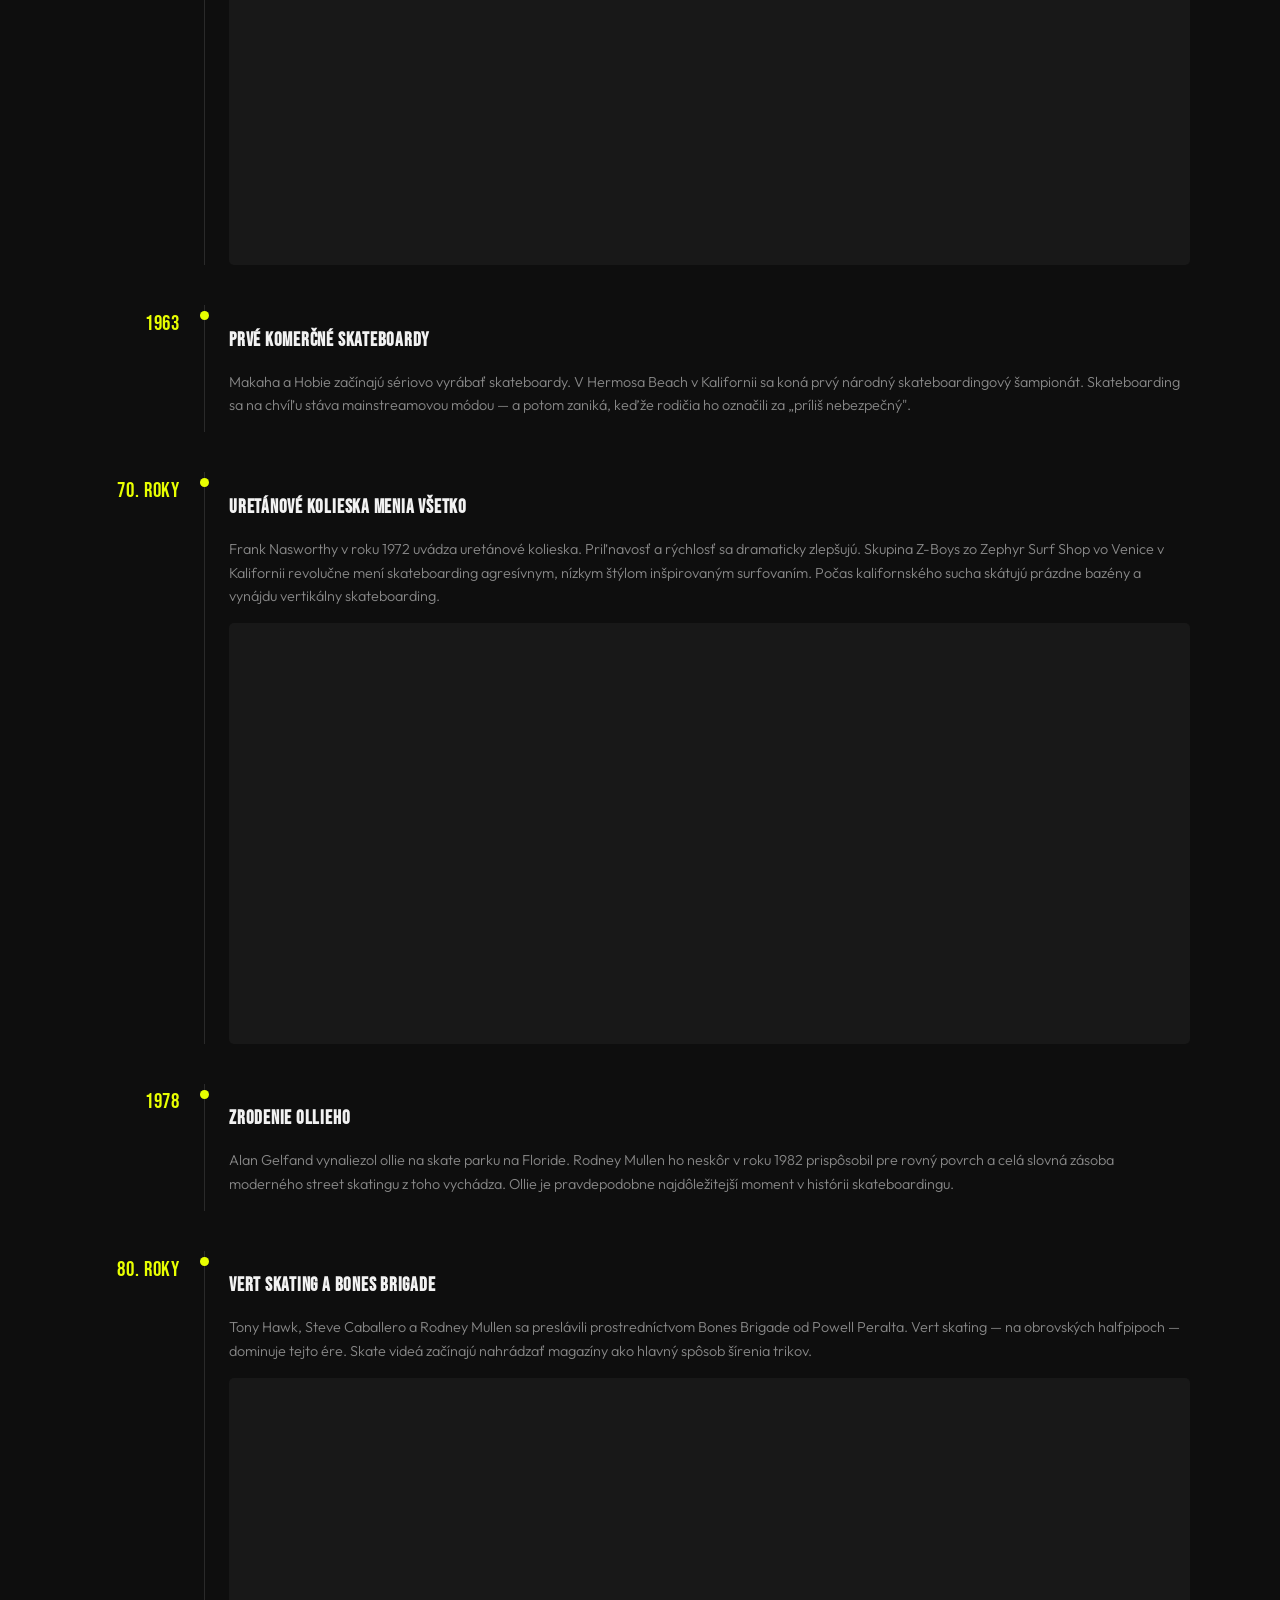
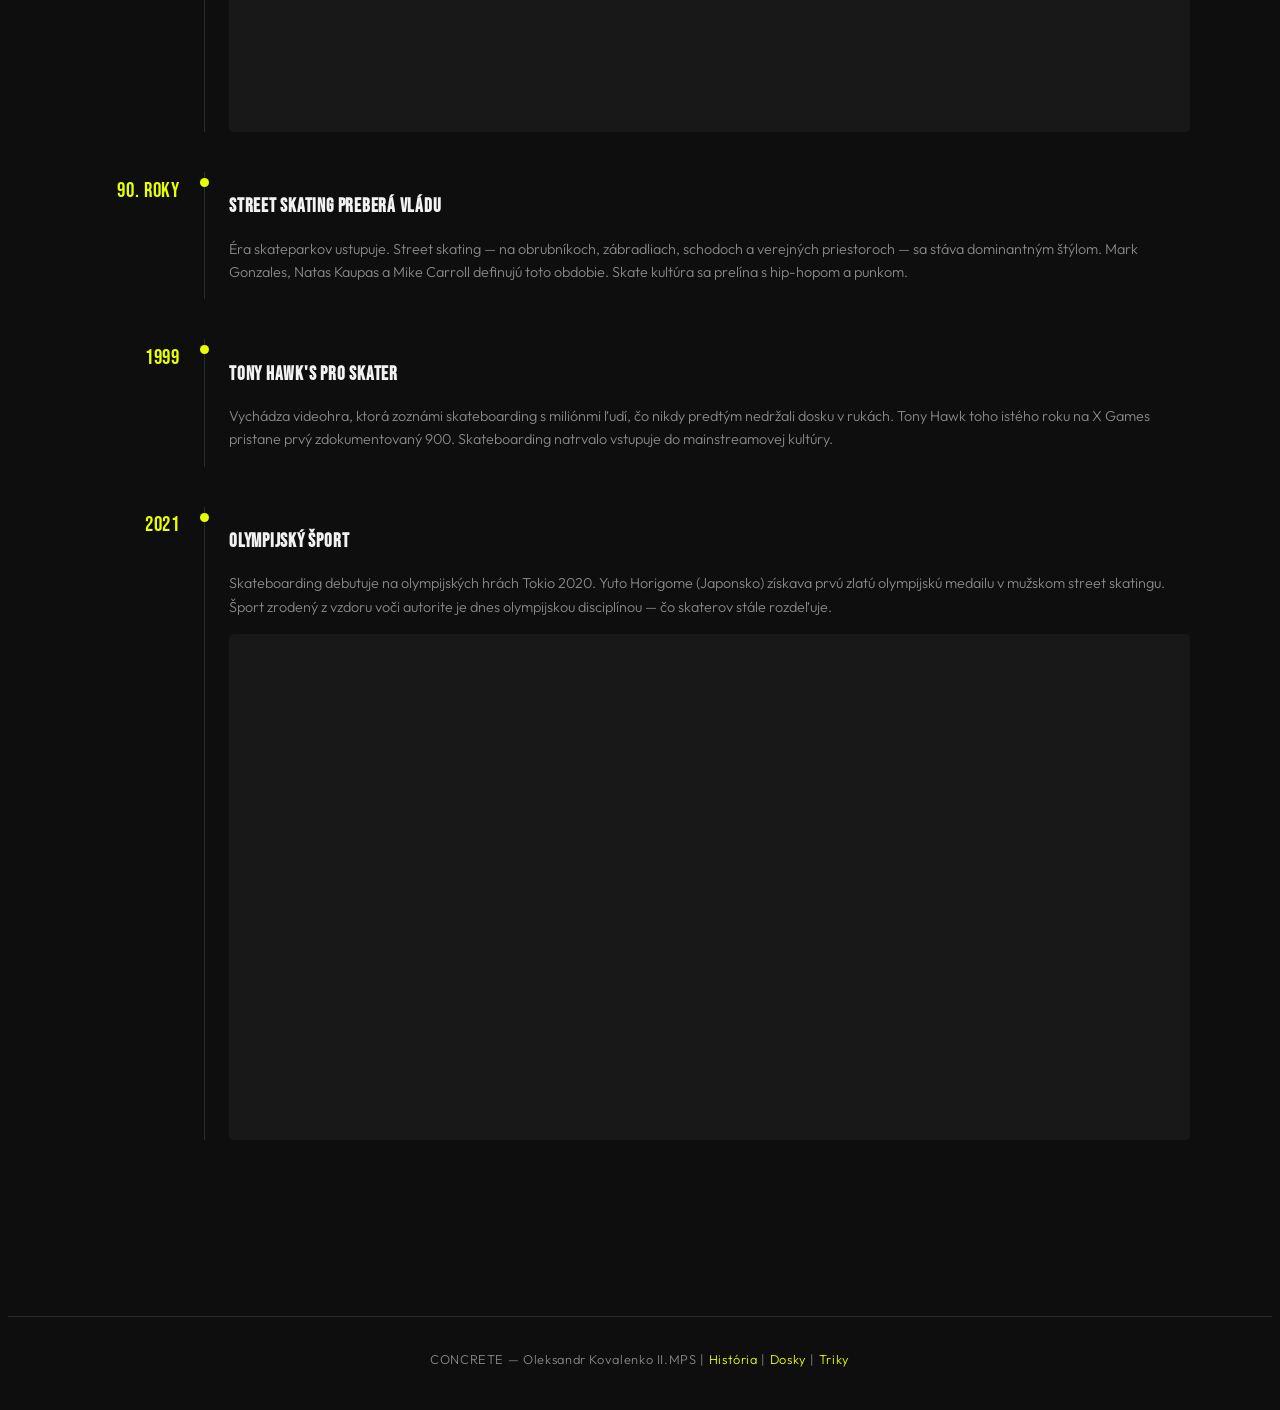
<file: historySK.html>
<!DOCTYPE html>
<html lang="sk">
<head>
  <meta charset="UTF-8">
  <meta name="Concrete" content="width=device-width, initial-scale=1.0">
  <title>CONCRETE — História</title>
  <link rel="stylesheet" href="style.css">
</head>
<body>

  <nav>
    <a class="nav-logo" href="historySK.html">CONCRETE</a>
    <ul class="nav-links">
      <li><a href="historyEN.html">SK</a></li>
      <li><a href="indexSK.html">Domov</a></li>
      <li><a href="historySK.html" class="active">História</a></li>
      <li><a href="decksSK.html">Dosky</a></li>
      <li><a href="tricksSK.html">Triky</a></li>
    </ul>
  </nav>

  <div class="page">

    <p class="label">Počiatky a vývoj</p>
    <h1 class="section-title">História<br>Skateboardingu</h1>
    <p class="body-text">Skateboarding nevynašiel jeden človek za jeden deň. Vznikol z kultúry surfovania, nudy, betónu a ľudskej túžby ísť rýchlo — a pri tom vyzerať cool.</p>

    <hr class="divider">

    <p class="label" style="margin-bottom: 1.25rem;">Kľúčové osobnosti</p>
    <div class="two-col" style="margin-bottom: 3.5rem;">
      <div class="card">
        <p class="card-label">Krstný otec</p>
        <p class="card-title">Larry Stevenson</p>
        <p>Vydavateľ magazínu Surf Guide bol jedným z prvých, kto začal komerčne vyrábať skateboardy na začiatku 60. rokov. V roku 1969 si dal patentovať kicktail — zahnutý koniec dosky, ktorý umožnil takmer každý moderný trik.</p>
        <br>
        <div class="photo-slot" style="aspect-ratio: 4/3; background-image: url('https://skateboardinghalloffame.org/wp-content/uploads/2020/04/larrys2.jpg');">
        </div>
      </div>
      <div class="card">
        <p class="card-label">Vynálezca</p>
        <p class="card-title">Alan "Ollie" Gelfand</p>
        <p>V roku 1978 floridský tínedžer Alan Gelfand vynašiel ollie — základný trik, pri ktorom doska odlepí od zeme bez toho, aby sa jej jazdec dotýkal rukami. Jeho prezývka sa stala názvom triku. Bez ollieho neexistuje moderný skateboarding.</p>
        <br>
        <div class="photo-slot" style="aspect-ratio:4/3; background-position:center 40%; background-image: url(https://backsideskatemag.com/wp-content/uploads/elementor/thumbs/Alan-Ollie-Gelfand-Ollie-Air-Hollywood-Ramp-Pembroke-Pines-Florida-1979_Craig-Snyder-pmrhcueu09hexvepuz9gj8h9e7wpgle7r33dnanmys.jpg?w=400&q=90);">
        </div>
      </div>
    </div>

    <p class="label" style="margin-bottom: 2rem;">Časová os</p>
    <div class="timeline">

      <div class="timeline-item">
        <div class="timeline-year">50. roky</div>
        <div class="timeline-line"></div>
        <div class="timeline-content">
          <h3>Surfing prichádza na ulice</h3>
          <p>Kalifornijskí surferi, znudení medzi vlnami, prikolíkovali kolieska z korčúľ na drevené dosky. Volali to „sidewalk surfing" — surfovanie po chodníku. Tieto primitívne dosky nemali kicktail, protišmykový povrch ani dobré zatáčanie — no ten pocit tam bol.</p>
          <div class="photo-slot" style="margin-top: 1rem; aspect-ratio: 16/7; background-size:cover;background-position:center 75%; background-image: url(https://longboard.ee/wp-content/uploads/2021/03/esimesed-rulatajad-1024x771.jpg)">
          </div>
        </div>
      </div>

      <div class="timeline-item">
        <div class="timeline-year">1963</div>
        <div class="timeline-line"></div>
        <div class="timeline-content">
          <h3>Prvé komerčné skateboardy</h3>
          <p>Makaha a Hobie začínajú sériovo vyrábať skateboardy. V Hermosa Beach v Kalifornii sa koná prvý národný skateboardingový šampionát. Skateboarding sa na chvíľu stáva mainstreamovou módou — a potom zaniká, keďže rodičia ho označili za „príliš nebezpečný".</p>
        </div>
      </div>

      <div class="timeline-item">
        <div class="timeline-year">70. roky</div>
        <div class="timeline-line"></div>
        <div class="timeline-content">
          <h3>Uretánové kolieska menia všetko</h3>
          <p>Frank Nasworthy v roku 1972 uvádza uretánové kolieska. Priľnavosť a rýchlosť sa dramaticky zlepšujú. Skupina Z-Boys zo Zephyr Surf Shop vo Venice v Kalifornii revolučne mení skateboarding agresívnym, nízkym štýlom inšpirovaným surfovaním. Počas kalifornského sucha skátujú prázdne bazény a vynájdu vertikálny skateboarding.</p>
          <div class="photo-slot" style="aspect-ratio:16/7;background-size:cover;background-position:center 75%; background-image: url(https://www.pedestrian.tv/wp-content/uploads/2019/08/lordsofdogtown02.jpg?quality=50);">
          </div>
        </div>
      </div>

      <div class="timeline-item">
        <div class="timeline-year">1978</div>
        <div class="timeline-line"></div>
        <div class="timeline-content">
          <h3>Zrodenie ollieho</h3>
          <p>Alan Gelfand vynaliezol ollie na skate parku na Floride. Rodney Mullen ho neskôr v roku 1982 prispôsobil pre rovný povrch a celá slovná zásoba moderného street skatingu z toho vychádza. Ollie je pravdepodobne najdôležitejší moment v histórii skateboardingu.</p>
        </div>
      </div>

      <div class="timeline-item">
        <div class="timeline-year">80. roky</div>
        <div class="timeline-line"></div>
        <div class="timeline-content">
          <h3>Vert skating a Bones Brigade</h3>
          <p>Tony Hawk, Steve Caballero a Rodney Mullen sa preslávili prostredníctvom Bones Brigade od Powell Peralta. Vert skating — na obrovských halfpipoch — dominuje tejto ére. Skate videá začínajú nahrádzať magazíny ako hlavný spôsob šírenia trikov.</p>
          <div class="photo-slot" style="aspect-ratio:19/7;background-size:cover;background-position:left 80%; background-image: url(https://www.longboarderlabs.com/wp-content/uploads/2023/06/BONES-BRIGADE-HEADER-BLK-GOLD.jpg);">
          </div>
        </div>
      </div>

      <div class="timeline-item">
        <div class="timeline-year">90. roky</div>
        <div class="timeline-line"></div>
        <div class="timeline-content">
          <h3>Street skating preberá vládu</h3>
          <p>Éra skateparkov ustupuje. Street skating — na obrubníkoch, zábradliach, schodoch a verejných priestoroch — sa stáva dominantným štýlom. Mark Gonzales, Natas Kaupas a Mike Carroll definujú toto obdobie. Skate kultúra sa prelína s hip-hopom a punkom.</p>
        </div>
      </div>

      <div class="timeline-item">
        <div class="timeline-year">1999</div>
        <div class="timeline-line"></div>
        <div class="timeline-content">
          <h3>Tony Hawk's Pro Skater</h3>
          <p>Vychádza videohra, ktorá zoznámi skateboarding s miliónmi ľudí, čo nikdy predtým nedržali dosku v rukách. Tony Hawk toho istého roku na X Games pristane prvý zdokumentovaný 900. Skateboarding natrvalo vstupuje do mainstreamovej kultúry.</p>
        </div>
      </div>

      <div class="timeline-item">
        <div class="timeline-year">2021</div>
        <div class="timeline-line"></div>
        <div class="timeline-content">
          <h3>Olympijský šport</h3>
          <p>Skateboarding debutuje na olympijských hrách Tokio 2020. Yuto Horigome (Japonsko) získava prvú zlatú olympijskú medailu v mužskom street skatingu. Šport zrodený z vzdoru voči autorite je dnes olympijskou disciplínou — čo skaterov stále rozdeľuje.</p>
          <div class="photo-slot" style="aspect-ratio:19/10;background-size:cover;background-position:center; background-image: url(https://img.olympics.com/images/image/private/t_s_16_9_g_auto/t_s_w2440/f_auto/primary/bftsarvbqw19fr7krecw);">
          </div>
        </div>
      </div>
    </div>
  </div>

  <footer style="margin-top: 5rem;">
    CONCRETE — Oleksandr Kovalenko II.MPS |
    <a href="historySK.html">História</a> |
    <a href="decksSK.html">Dosky</a> |
    <a href="tricksSK.html">Triky</a>
  </footer>

</body>
</html>
</file>
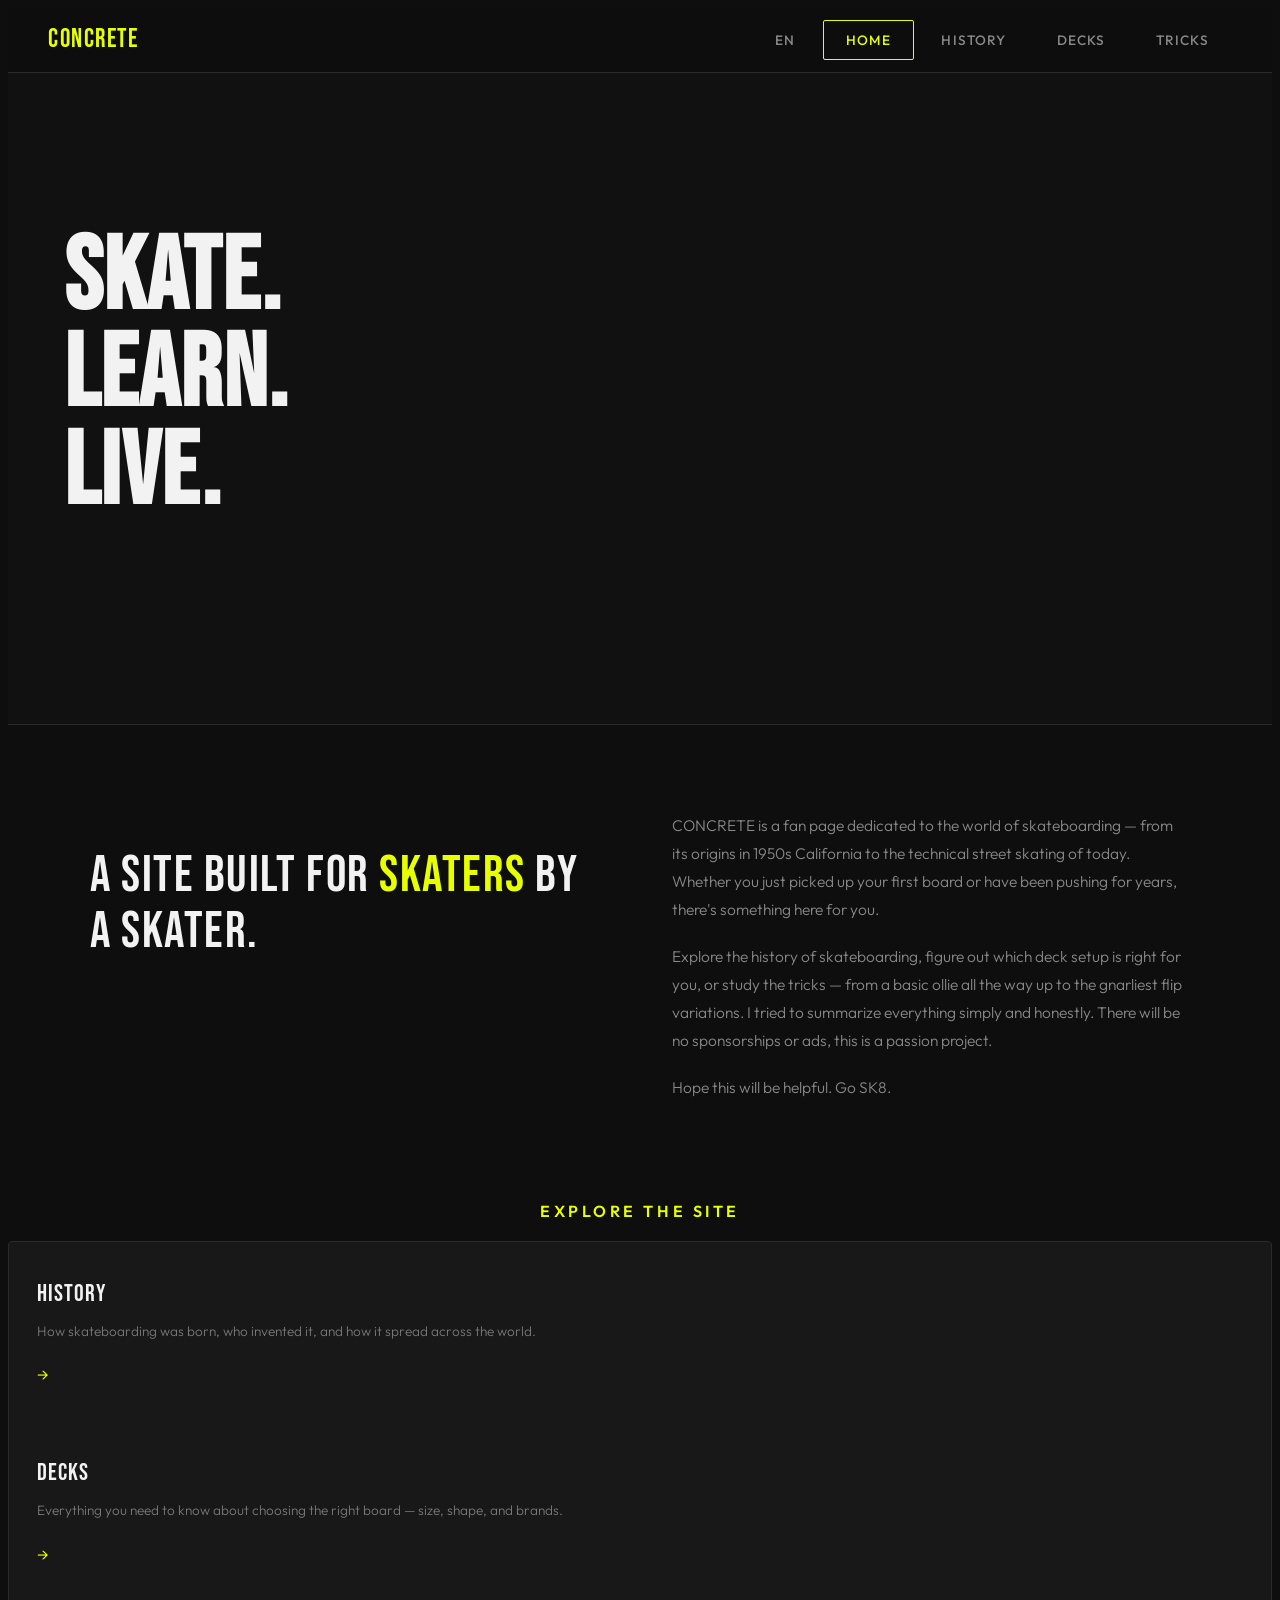
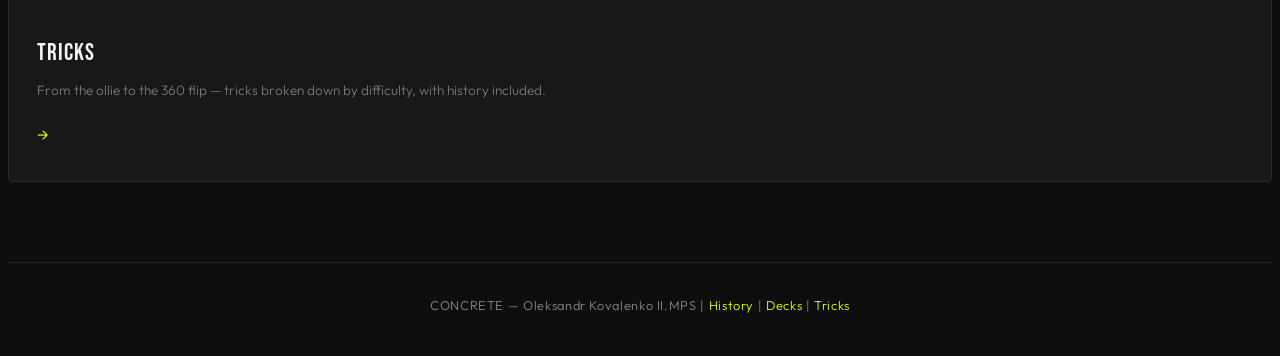
<file: indexEN.html>
<!DOCTYPE html>
<html lang="en">
<head>
  <meta charset="UTF-8">
  <meta name="Concrete" content="width=device-width, initial-scale=1.0">
  <title>CONCRETE</title>
  <link rel="stylesheet" href="style.css">
  <style>

    .hero {
      width: 100%;
      position: relative;
      overflow: hidden;
      background: var(--surface);
      border-bottom: 1px solid var(--border);
    }

    .hero-img {
      width:100%;
      aspect-ratio: 16/6;
      background-color: #111;
      background-image: url('https://i.pinimg.com/1200x/3f/cc/9e/3fcc9eb3482265bb3efe6087b267c3eb.jpg');
      background-size:cover;
      background-position: center 40%;
      padding: 7% 3.5rem;
    }
    
    .hero-text {
      position: relative;
      z-index: 2;
    }

    .hero-title {
      font-family: 'Bebas Neue', sans-serif;
      font-size: clamp(3.5rem, 8vw, 7rem);
      letter-spacing: 0.03cm;
      line-height: 95%;
      color: var(--white);
    }

    .about {
      max-width: 1100px;
      margin: 0 auto;
      padding: 4.5rem 2rem 5rem;
      display: grid;
      grid-template-columns: 1fr 1fr;
      gap: 4rem;
      align-items: start;
    }

    @media (max-width: 640px) { .about { grid-template-columns: 1fr; gap: 2rem; } }

    .about-left .big-text {
      font-family: 'Bebas Neue', sans-serif;
      font-size: clamp(2.2rem, 4vw, 3.2rem);
      letter-spacing: 0.03em;
      line-height: 1.1;
      margin-bottom: 1.5rem;
    }

    .about-left .big-text em {
      font-style: normal;
      color: var(--accent);
    }

    .about-right p {
      color: #888;
      font-size: 0.97rem;
      line-height: 1.8;
      margin-bottom: 1.2rem;
    }

    .about-right p:last-child { margin-bottom: 0; }

    .page-links {
      border-top: 1px solid var(--border);
      max-width: 1350px;
      margin: 0 auto 0;
      display:block;
      grid-template-columns: repeat(3, 1fr);
      gap: 1px;
      background: var(--border);
      border: 1px solid var(--border);
      border-radius: 4px;
      overflow:auto;
    }

    @media (max-width: 640px) { .page-links { grid-template-columns: 1fr; } }

    .page-link {
      background: var(--surface);
      padding: 2rem 1.75rem;
      text-decoration: none;
      color: inherit;
      display: flex;
      flex-direction: column;
      gap: 0.4rem;
      transition: background 0.2s;
    }

    .page-link:hover { background: #1f1f1f; }

    .page-link-label {
      font-size: 0.7rem;
      font-weight: 600;
      letter-spacing: 0.2em;
      text-transform: uppercase;
      color: var(--accent);
    }

    .page-link-title {
      font-family: 'Bebas Neue', sans-serif;
      font-size: 1.5rem;
      letter-spacing: 0.04em;
    }

    .page-link-desc { font-size: 0.85rem; color: #777; }

    .page-link-arrow {
      margin-top: 0.75rem;
      font-size: 1.1rem;
      color: var(--accent);
    }
  </style>
</head>
<body>

  <nav>
    <a class="nav-logo" href="indexEN.html">CONCRETE</a>
    <ul class="nav-links">
      <li><a href="indexSK.html">EN</a></li>
      <li><a href="indexEN.html" class="active">Home</a></li>
      <li><a href="historyEN.html">History</a></li>
      <li><a href="decksEN.html">Decks</a></li>
      <li><a href="tricksEN.html">Tricks</a></li>
    </ul>
  </nav>

  <div class="hero">
    <div class="hero-img">
      <div class="hero-text">
        <h1 class="hero-title">Skate.<br>Learn.<br>Live.</h1>
      </div>
    </div>
  </div>

  <div class="about">
    <div class="about-left">
      <p class="big-text">A site built for <em>skaters</em> by a skater.</p>
    </div>
    <div class="about-right">
      <p>CONCRETE is a fan page dedicated to the world of skateboarding — from its origins in 1950s California to the technical street skating of today. Whether you just picked up your first board or have been pushing for years, there's something here for you.</p>
      <p>Explore the history of skateboarding, figure out which deck setup is right for you, or study the tricks — from a basic ollie all the way up to the gnarliest flip variations. I tried to summarize everything simply and honestly. There will be no sponsorships or ads, this is a passion project.</p>
      <p>Hope this will be helpful. Go SK8.</p>
    </div>
  </div>

  <div style="text-align: center;">
    <p class="label" style="margin-bottom: 1rem;font-size: medium;">Explore the site</p>
  </div>
  <div class="page-links">
    <a href="history.html" class="page-link">
      <span class="page-link-title">History</span>
      <span class="page-link-desc">How skateboarding was born, who invented it, and how it spread across the world.</span>
      <span class="page-link-arrow">→</span>
    </a>
    <a href="decks.html" class="page-link">
      <span class="page-link-title">Decks</span>
      <span class="page-link-desc">Everything you need to know about choosing the right board — size, shape, and brands.</span>
      <span class="page-link-arrow">→</span>
    </a>
    <a href="tricks.html" class="page-link">
      <span class="page-link-title">Tricks</span>
      <span class="page-link-desc">From the ollie to the 360 flip — tricks broken down by difficulty, with history included.</span>
      <span class="page-link-arrow">→</span>
    </a>
  </div>

  <footer style="margin-top: 5rem;">
    CONCRETE — Oleksandr Kovalenko II.MPS |
    <a href="history.html">History</a> |
    <a href="decks.html">Decks</a> |
    <a href="tricks.html">Tricks</a>
  </footer>

</body>
</html>
</file>
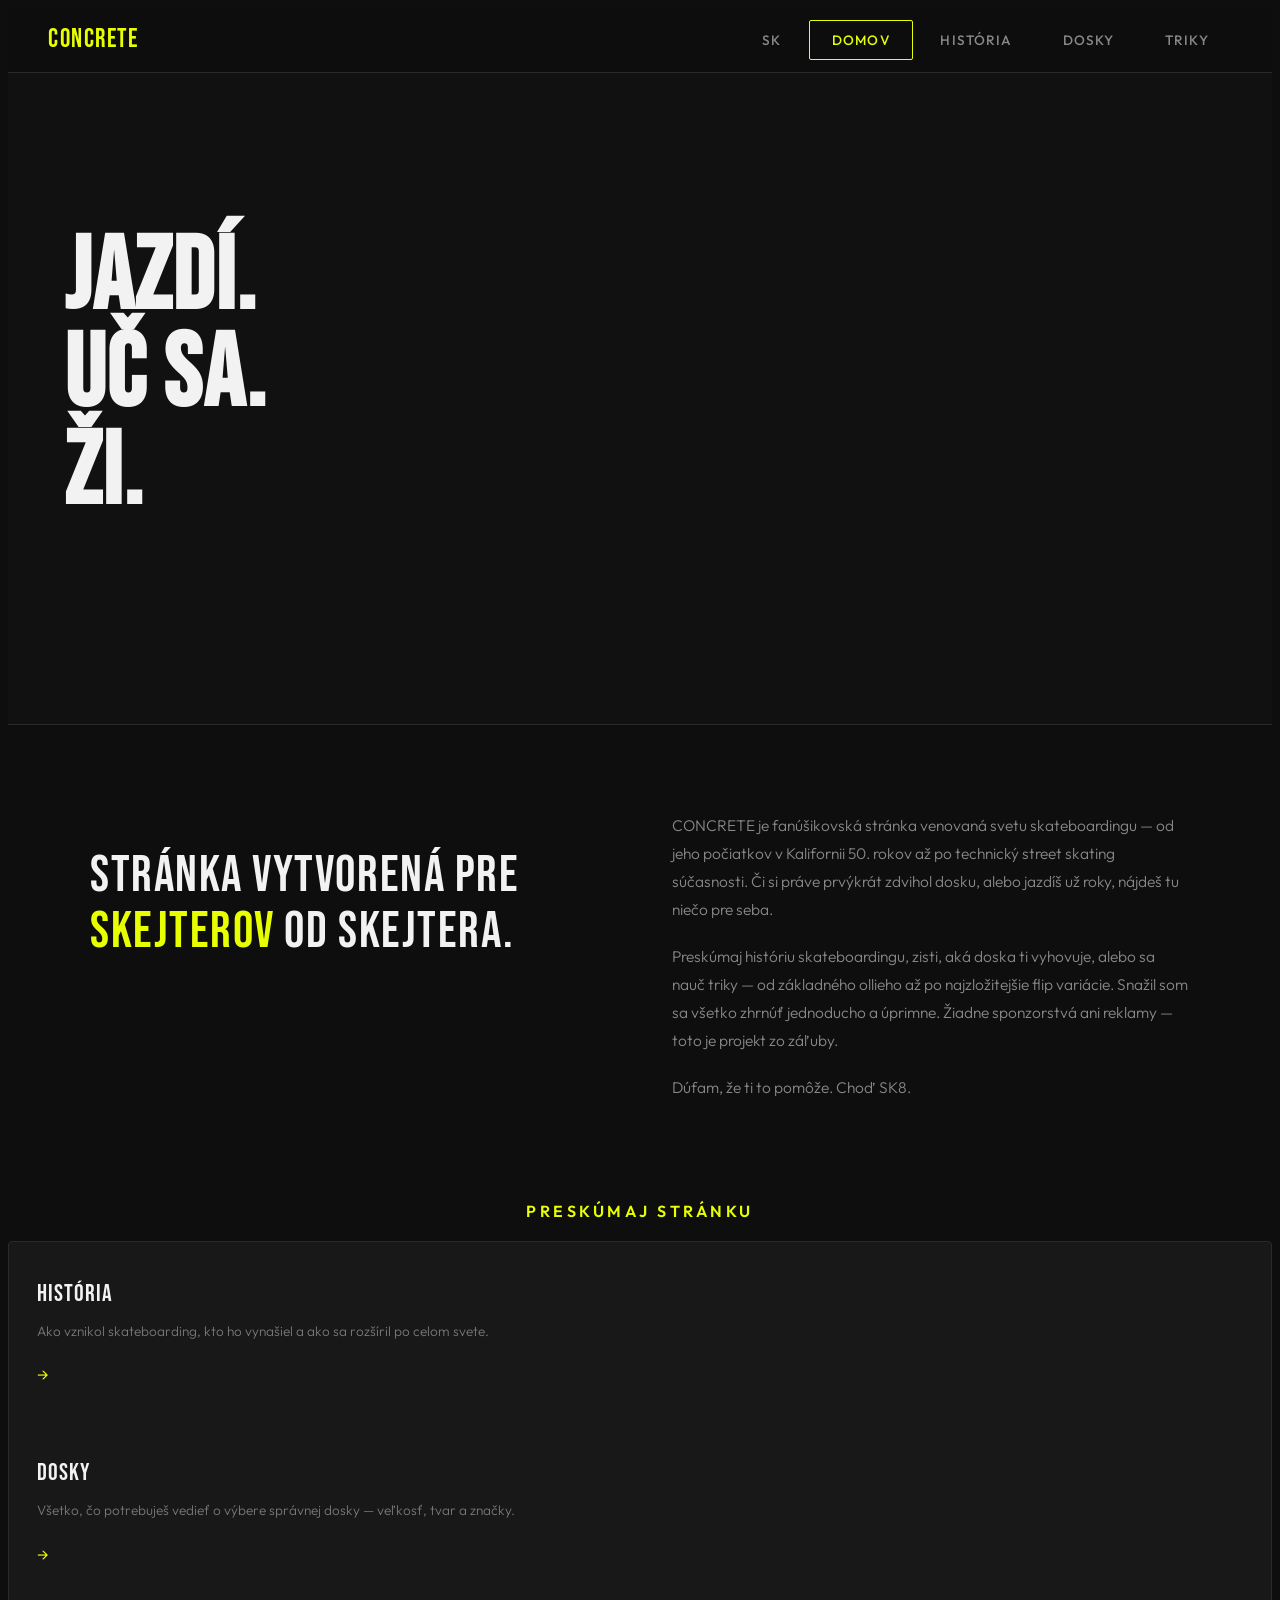
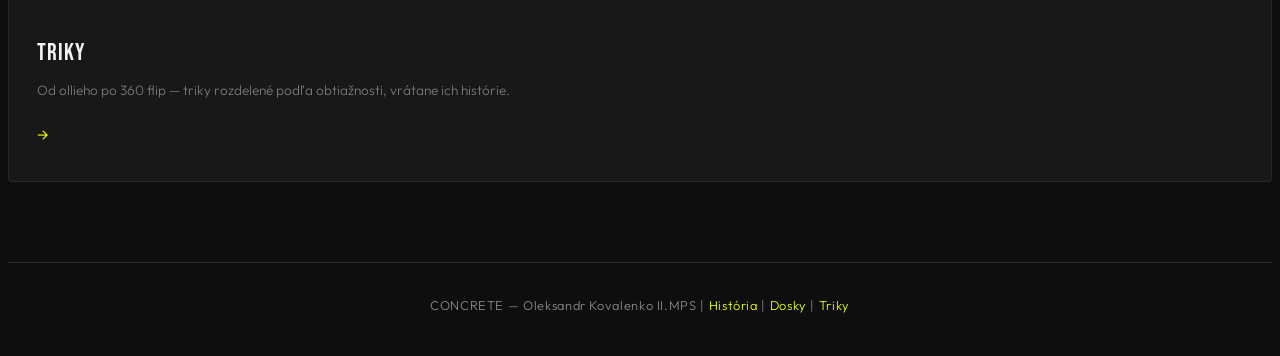
<file: indexSK.html>
<!DOCTYPE html>
<html lang="sk">
<head>
  <meta charset="UTF-8">
  <meta name="Concrete" content="width=device-width, initial-scale=1.0">
  <title>CONCRETE</title>
  <link rel="stylesheet" href="style.css">
  <style>

    .hero {
      width: 100%;
      position: relative;
      overflow: hidden;
      background: var(--surface);
      border-bottom: 1px solid var(--border);
    }

    .hero-img {
      width:100%;
      aspect-ratio: 16/6;
      background-color: #111;
      background-image: url('https://i.pinimg.com/1200x/3f/cc/9e/3fcc9eb3482265bb3efe6087b267c3eb.jpg');
      background-size:cover;
      background-position: center 40%;
      padding: 7% 3.5rem;
    }
    
    .hero-text {
      position: relative;
      z-index: 2;
    }

    .hero-title {
      font-family: 'Bebas Neue', sans-serif;
      font-size: clamp(3.5rem, 8vw, 7rem);
      letter-spacing: 0.03cm;
      line-height: 95%;
      color: var(--white);
    }

    .about {
      max-width: 1100px;
      margin: 0 auto;
      padding: 4.5rem 2rem 5rem;
      display: grid;
      grid-template-columns: 1fr 1fr;
      gap: 4rem;
      align-items: start;
    }

    @media (max-width: 640px) { .about { grid-template-columns: 1fr; gap: 2rem; } }

    .about-left .big-text {
      font-family: 'Bebas Neue', sans-serif;
      font-size: clamp(2.2rem, 4vw, 3.2rem);
      letter-spacing: 0.03em;
      line-height: 1.1;
      margin-bottom: 1.5rem;
    }

    .about-left .big-text em {
      font-style: normal;
      color: var(--accent);
    }

    .about-right p {
      color: #888;
      font-size: 0.97rem;
      line-height: 1.8;
      margin-bottom: 1.2rem;
    }

    .about-right p:last-child { margin-bottom: 0; }

    .page-links {
      border-top: 1px solid var(--border);
      max-width: 1350px;
      margin: 0 auto 0;
      display:block;
      grid-template-columns: repeat(3, 1fr);
      gap: 1px;
      background: var(--border);
      border: 1px solid var(--border);
      border-radius: 4px;
      overflow:auto;
    }

    @media (max-width: 640px) { .page-links { grid-template-columns: 1fr; } }

    .page-link {
      background: var(--surface);
      padding: 2rem 1.75rem;
      text-decoration: none;
      color: inherit;
      display: flex;
      flex-direction: column;
      gap: 0.4rem;
      transition: background 0.2s;
    }

    .page-link:hover { background: #1f1f1f; }

    .page-link-label {
      font-size: 0.7rem;
      font-weight: 600;
      letter-spacing: 0.2em;
      text-transform: uppercase;
      color: var(--accent);
    }

    .page-link-title {
      font-family: 'Bebas Neue', sans-serif;
      font-size: 1.5rem;
      letter-spacing: 0.04em;
    }

    .page-link-desc { font-size: 0.85rem; color: #777; }

    .page-link-arrow {
      margin-top: 0.75rem;
      font-size: 1.1rem;
      color: var(--accent);
    }
  </style>
</head>
<body>

  <nav>
    <a class="nav-logo" href="indexSK.html">CONCRETE</a>
    <ul class="nav-links">
      <li><a href="index.html">SK</a></li>
      <li><a href="indexSK.html" class="active">Domov</a></li>
      <li><a href="historySK.html">História</a></li>
      <li><a href="decksSK.html">Dosky</a></li>
      <li><a href="tricksSK.html">Triky</a></li>
    </ul>
  </nav>

  <div class="hero">
    <div class="hero-img">
      <div class="hero-text">
        <h1 class="hero-title">Jazdí.<br>Uč sa.<br>Ži.</h1>
      </div>
    </div>
  </div>

  <div class="about">
    <div class="about-left">
      <p class="big-text">Stránka vytvorená pre <em>skejterov</em> od skejtera.</p>
    </div>
    <div class="about-right">
      <p>CONCRETE je fanúšikovská stránka venovaná svetu skateboardingu — od jeho počiatkov v Kalifornii 50. rokov až po technický street skating súčasnosti. Či si práve prvýkrát zdvihol dosku, alebo jazdíš už roky, nájdeš tu niečo pre seba.</p>
      <p>Preskúmaj históriu skateboardingu, zisti, aká doska ti vyhovuje, alebo sa nauč triky — od základného ollieho až po najzložitejšie flip variácie. Snažil som sa všetko zhrnúť jednoducho a úprimne. Žiadne sponzorstvá ani reklamy — toto je projekt zo záľuby.</p>
      <p>Dúfam, že ti to pomôže. Choď SK8.</p>
    </div>
  </div>

  <div style="text-align: center;">
    <p class="label" style="margin-bottom: 1rem;font-size: medium;">Preskúmaj stránku</p>
  </div>
  <div class="page-links">
    <a href="historySK.html" class="page-link">
      <span class="page-link-title">História</span>
      <span class="page-link-desc">Ako vznikol skateboarding, kto ho vynašiel a ako sa rozšíril po celom svete.</span>
      <span class="page-link-arrow">→</span>
    </a>
    <a href="decksSK.html" class="page-link">
      <span class="page-link-title">Dosky</span>
      <span class="page-link-desc">Všetko, čo potrebuješ vedieť o výbere správnej dosky — veľkosť, tvar a značky.</span>
      <span class="page-link-arrow">→</span>
    </a>
    <a href="tricksSK.html" class="page-link">
      <span class="page-link-title">Triky</span>
      <span class="page-link-desc">Od ollieho po 360 flip — triky rozdelené podľa obtiažnosti, vrátane ich histórie.</span>
      <span class="page-link-arrow">→</span>
    </a>
  </div>

  <footer style="margin-top: 5rem;">
    CONCRETE — Oleksandr Kovalenko II.MPS |
    <a href="historySK.html">História</a> |
    <a href="decksSK.html">Dosky</a> |
    <a href="tricksSK.html">Triky</a>
  </footer>

</body>
</html>
</file>
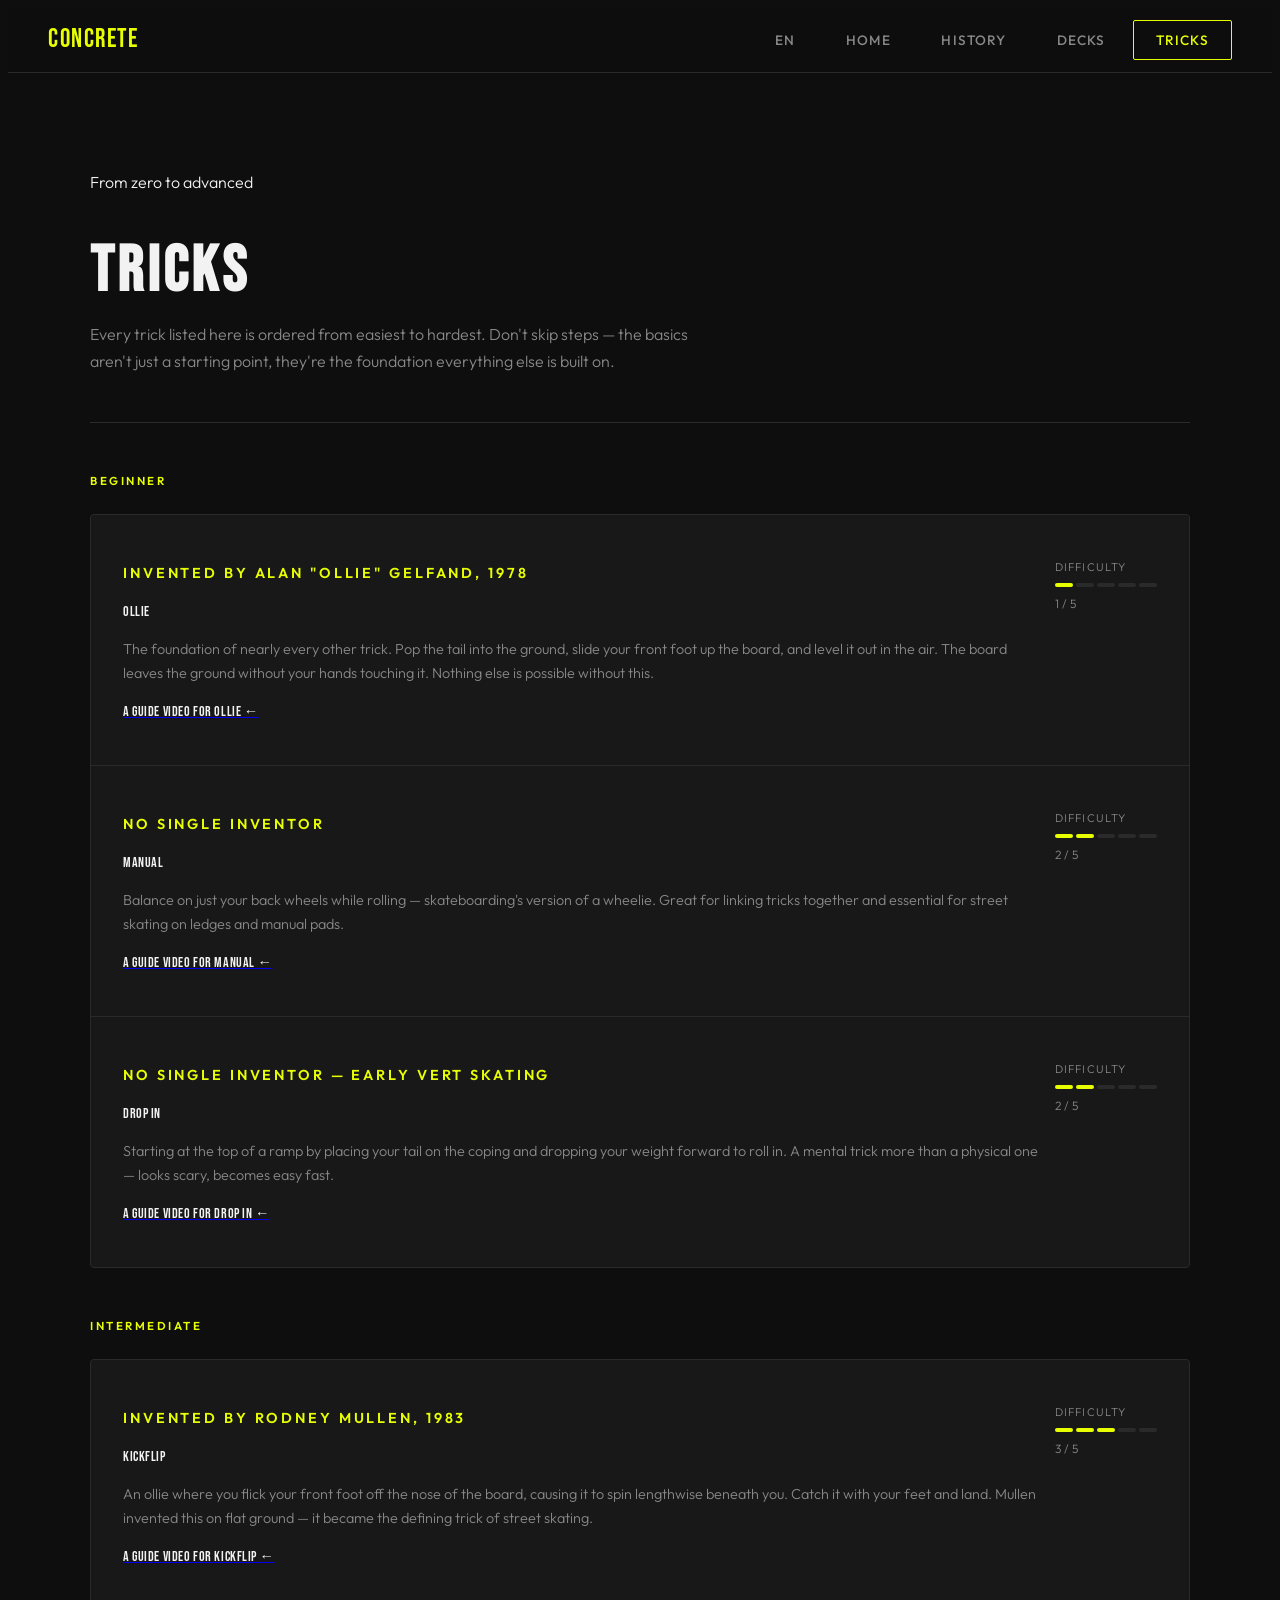
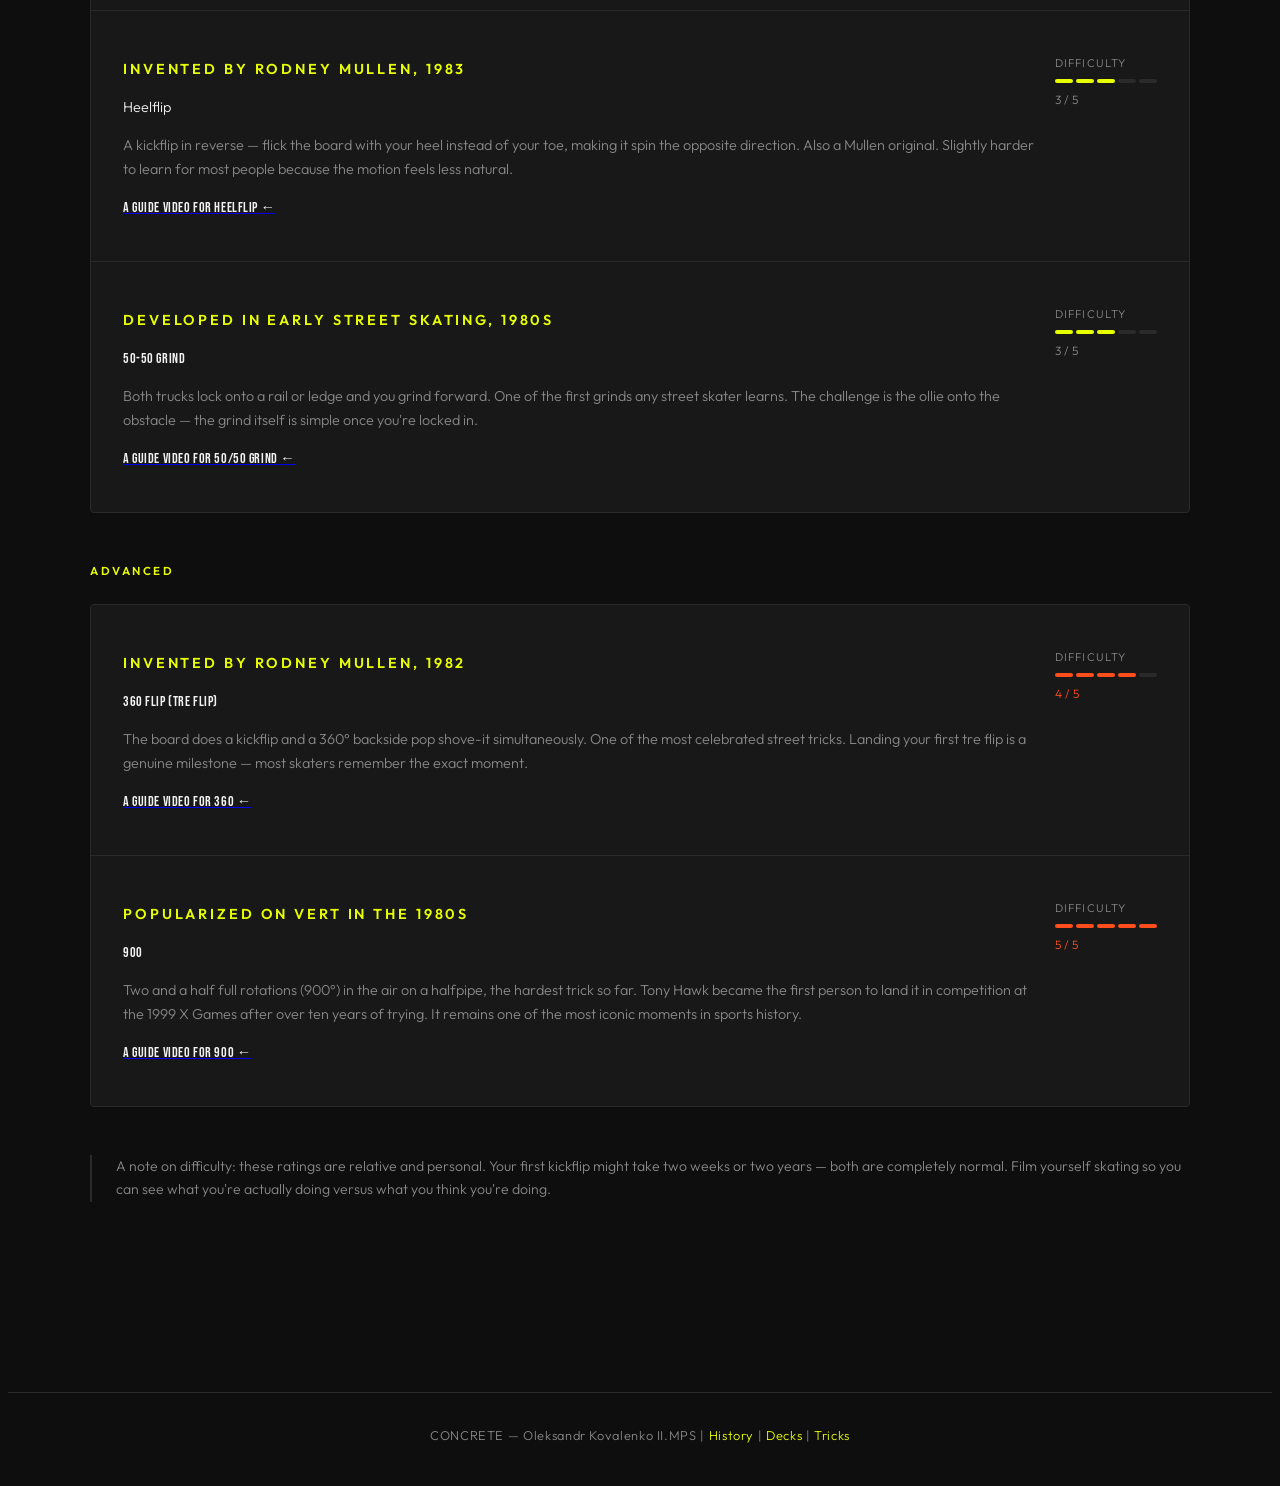
<file: tricksEN.html>
<!DOCTYPE html>
<html lang="en">
<head>
  <meta charset="UTF-8">
  <meta name="Concrete" content="width=device-width, initial-scale=1.0">
  <title>CONCRETE — Tricks</title>
  <link rel="stylesheet" href="style.css">
</head>
<body>

  <nav>
    <a class="nav-logo" href="index.html">CONCRETE</a>
    <ul class="nav-links">
      <li><a href="tricksSK.html">EN</a></li>
      <li><a href="index.html">Home</a></li>
      <li><a href="historyEN.html">History</a></li>
      <li><a href="decksEN.html">Decks</a></li>
      <li><a href="tricksEN.html" class="active">Tricks</a></li>
    </ul>
  </nav>

  <div class="page">

    <p class="labell">From zero to advanced</p>
    <h1 class="section-title">Tricks</h1>
    <p class="body-text">Every trick listed here is ordered from easiest to hardest. Don't skip steps — the basics aren't just a starting point, they're the foundation everything else is built on.</p>

    <hr class="divider">

    <p class="label" style="margin-bottom: 1.5rem;">Beginner</p>

    <div style="display: flex; flex-direction: column; gap: 1px; background: var(--border); border: 1px solid var(--border); border-radius: 4px; overflow: hidden; margin-bottom: 3rem;">

      <div class="card" style="border-radius: 0; border: none;">
        <div style="display: flex; justify-content: space-between; align-items: flex-start; flex-wrap: wrap; gap: 1rem;">
          <div style="flex: 1; min-width: 200px;">
            <p class="card-label">Invented by Alan "Ollie" Gelfand, 1978</p>
            <p class="card-title2">Ollie</p>
            <p style="font-size: 0.9rem; color: var(--muted);">The foundation of nearly every other trick. Pop the tail into the ground, slide your front foot up the board, and level it out in the air. The board leaves the ground without your hands touching it. Nothing else is possible without this.</p>
            <a href='https://youtu.be/JNmUK9fvrAs?si=mxwaWeGrXbwQMM1Y' target="_blank">
              <p class="card-title2"> A guide video for Ollie ← </p></a>
          </div>
          <div>
            <p style="font-size: 0.7rem; color: var(--muted); letter-spacing: 0.1em; text-transform: uppercase; margin-bottom: 0.4rem;">Difficulty</p>
            <div class="diff-bar">
              <div class="diff-pip on"></div>
              <div class="diff-pip"></div>
              <div class="diff-pip"></div>
              <div class="diff-pip"></div>
              <div class="diff-pip"></div>
            </div>
            <p style="font-size: 0.75rem; color: var(--muted); margin-top: 0.4rem;">1 / 5</p>
          </div>
        </div>
      </div>

      <div class="card" style="border-radius: 0; border: none;">
        <div style="display: flex; justify-content: space-between; align-items: flex-start; flex-wrap: wrap; gap: 1rem;">
          <div style="flex: 1; min-width: 200px;">
            <p class="card-label">No single inventor</p>
            <p class="card-title2">Manual</p>
            <p style="font-size: 0.9rem; color: var(--muted);">Balance on just your back wheels while rolling — skateboarding's version of a wheelie. Great for linking tricks together and essential for street skating on ledges and manual pads.</p>
            <a href='https://youtu.be/EoVh5VbgUcQ?si=aDHvWjvJrhuMvXOI' target="_blank"> 
              <p class="card-title2"> A guide video for Manual ← </p></a>
          </div>
          <div>
            <p style="font-size: 0.7rem; color: var(--muted); letter-spacing: 0.1em; text-transform: uppercase; margin-bottom: 0.4rem;">Difficulty</p>
            <div class="diff-bar">
              <div class="diff-pip on"></div>
              <div class="diff-pip on"></div>
              <div class="diff-pip"></div>
              <div class="diff-pip"></div>
              <div class="diff-pip"></div>
            </div>
            <p style="font-size: 0.75rem; color: var(--muted); margin-top: 0.4rem;">2 / 5</p>
          </div>
        </div>
      </div>

      <div class="card" style="border-radius: 0; border: none;">
        <div style="display: flex; justify-content: space-between; align-items: flex-start; flex-wrap: wrap; gap: 1rem;">
          <div style="flex: 1; min-width: 200px;">
            <p class="card-label">No single inventor — early vert skating</p>
            <p class="card-title2">Drop In</p>
            <p style="font-size: 0.9rem; color: var(--muted);">Starting at the top of a ramp by placing your tail on the coping and dropping your weight forward to roll in. A mental trick more than a physical one — looks scary, becomes easy fast.</p>
            <a href='https://youtube.com/shorts/WXQFFA6s0Rs?si=7MzvBLPDFTj0r1VM' target="_blank"> 
              <p class="card-title2"> A guide video for Drop In ← </p></a>
          </div>
          <div>
            <p style="font-size: 0.7rem; color: var(--muted); letter-spacing: 0.1em; text-transform: uppercase; margin-bottom: 0.4rem;">Difficulty</p>
            <div class="diff-bar">
              <div class="diff-pip on"></div>
              <div class="diff-pip on"></div>
              <div class="diff-pip"></div>
              <div class="diff-pip"></div>
              <div class="diff-pip"></div>
            </div>
            <p style="font-size: 0.75rem; color: var(--muted); margin-top: 0.4rem;">2 / 5</p>
          </div>
        </div>
      </div>

    </div>

    <p class="label" style="margin-bottom: 1.5rem;">Intermediate</p>

    <div style="display: flex; flex-direction: column; gap: 1px; background: var(--border); border: 1px solid var(--border); border-radius: 4px; overflow: hidden; margin-bottom: 3rem;">

      <div class="card" style="border-radius: 0; border: none;">
        <div style="display: flex; justify-content: space-between; align-items: flex-start; flex-wrap: wrap; gap: 1rem;">
          <div style="flex: 1; min-width: 200px;">
            <p class="card-label">Invented by Rodney Mullen, 1983</p>
            <p class="card-title2">Kickflip</p>
            <p style="font-size: 0.9rem; color: var(--muted);">An ollie where you flick your front foot off the nose of the board, causing it to spin lengthwise beneath you. Catch it with your feet and land. Mullen invented this on flat ground — it became the defining trick of street skating.</p>
             <a href='https://youtu.be/4XgjDhSnTtE?si=mMNKsI6-JytepWN7' target="_blank"> 
              <p class="card-title2"> A guide video for kickflip ← </p></a>
           </div>
          <div>
            <p style="font-size: 0.7rem; color: var(--muted); letter-spacing: 0.1em; text-transform: uppercase; margin-bottom: 0.4rem;">Difficulty</p>
            <div class="diff-bar">
              <div class="diff-pip on"></div>
              <div class="diff-pip on"></div>
              <div class="diff-pip on"></div>
              <div class="diff-pip"></div>
              <div class="diff-pip"></div>
            </div>
            <p style="font-size: 0.75rem; color: var(--muted); margin-top: 0.4rem;">3 / 5</p>
          </div>
        </div>
      </div>

      <div class="card" style="border-radius: 0; border: none;">
        <div style="display: flex; justify-content: space-between; align-items: flex-start; flex-wrap: wrap; gap: 1rem;">
          <div style="flex: 1; min-width: 200px;">
            <p class="card-label">Invented by Rodney Mullen, 1983</p>
            <p class="card-title; color: var(--white);">Heelflip</p>
            <p style="font-size: 0.9rem; color: var(--muted);">A kickflip in reverse — flick the board with your heel instead of your toe, making it spin the opposite direction. Also a Mullen original. Slightly harder to learn for most people because the motion feels less natural.</p>
            <a href='https://youtu.be/9Iz__DCw4vA?si=iPzQ2hqL_WF9AGzk' target="_blank"> 
              <p class="card-title2"> A guide video for Heelflip ← </p></a>
          </div>
          <div>
            <p style="font-size: 0.7rem; color: var(--muted); letter-spacing: 0.1em; text-transform: uppercase; margin-bottom: 0.4rem;">Difficulty</p>
            <div class="diff-bar">
              <div class="diff-pip on"></div>
              <div class="diff-pip on"></div>
              <div class="diff-pip on"></div>
              <div class="diff-pip"></div>
              <div class="diff-pip"></div>
            </div>
            <p style="font-size: 0.75rem; color: var(--muted); margin-top: 0.4rem;">3 / 5</p>
          </div>
        </div>
      </div>

      <div class="card" style="border-radius: 0; border: none;">
        <div style="display: flex; justify-content: space-between; align-items: flex-start; flex-wrap: wrap; gap: 1rem;">
          <div style="flex: 1; min-width: 200px;">
            <p class="card-label">Developed in early street skating, 1980s</p>
            <p class="card-title2";>50-50 Grind</p>
            <p style="font-size: 0.9rem; color: var(--muted);">Both trucks lock onto a rail or ledge and you grind forward. One of the first grinds any street skater learns. The challenge is the ollie onto the obstacle — the grind itself is simple once you're locked in.</p>
            <a href='https://youtu.be/aQXexFDg7Sk?si=YzszhzSSDjKi2KxX' target="_blank"> 
              <p class="card-title2"> A guide video for 50/50 Grind ← </p></a>
          </div>
          <div>
            <p style="font-size: 0.7rem; color: var(--muted); letter-spacing: 0.1em; text-transform: uppercase; margin-bottom: 0.4rem;">Difficulty</p>
            <div class="diff-bar">
              <div class="diff-pip on"></div>
              <div class="diff-pip on"></div>
              <div class="diff-pip on"></div>
              <div class="diff-pip"></div>
              <div class="diff-pip"></div>
            </div>
            <p style="font-size: 0.75rem; color: var(--muted); margin-top: 0.4rem;">3 / 5</p>
          </div>
        </div>
      </div>
    </div>

    <p class="label" style="margin-bottom: 1.5rem;">Advanced</p>

    <div style="display: flex; flex-direction: column; gap: 1px; background: var(--border); border: 1px solid var(--border); border-radius: 4px; overflow: hidden; margin-bottom: 3rem;">

      <div class="card" style="border-radius: 0; border: none;">
        <div style="display: flex; justify-content: space-between; align-items: flex-start; flex-wrap: wrap; gap: 1rem;">
          <div style="flex: 1; min-width: 200px;">
            <p class="card-label">Invented by Rodney Mullen, 1982</p>
            <p class="card-title2">360 Flip (Tre Flip)</p>
            <p style="font-size: 0.9rem; color: var(--muted);">The board does a kickflip and a 360° backside pop shove-it simultaneously. One of the most celebrated street tricks. Landing your first tre flip is a genuine milestone — most skaters remember the exact moment.</p>
            <a href='https://youtu.be/tMZbsOZA2Es?si=bK5id7SW1yUbDc-O' target="_blank"> 
              <p class="card-title2"> A guide video for 360 ← </p></a>
          </div>
          <div>
            <p style="font-size: 0.7rem; color: var(--muted); letter-spacing: 0.1em; text-transform: uppercase; margin-bottom: 0.4rem;">Difficulty</p>
            <div class="diff-bar">
              <div class="diff-pip on hard"></div>
              <div class="diff-pip on hard"></div>
              <div class="diff-pip on hard"></div>
              <div class="diff-pip on hard"></div>
              <div class="diff-pip"></div>
            </div>
            <p style="font-size: 0.75rem; color: var(--accent2); margin-top: 0.4rem;">4 / 5</p>
          </div>
        </div>
      </div>

      <div class="card" style="border-radius: 0; border: none;">
        <div style="display: flex; justify-content: space-between; align-items: flex-start; flex-wrap: wrap; gap: 1rem;">
          <div style="flex: 1; min-width: 200px;">
            <p class="card-label">Popularized on vert in the 1980s</p>
            <p class="card-title2">900</p>
            <p style="font-size: 0.9rem; color: var(--muted);">Two and a half full rotations (900°) in the air on a halfpipe, the hardest trick so far. Tony Hawk became the first person to land it in competition at the 1999 X Games after over ten years of trying. It remains one of the most iconic moments in sports history.</p>
            <a href='https://youtu.be/x_SbSF6q4Yg?si=N7cJGcZWcDCSBVIl' target="_blank"> 
              <p class="card-title2"> A guide video for 900 ← </p></a>
          </div>
          <div>
            <p style="font-size: 0.7rem; color: var(--muted); letter-spacing: 0.1em; text-transform: uppercase; margin-bottom: 0.4rem;">Difficulty</p>
            <div class="diff-bar">
              <div class="diff-pip on hard"></div>
              <div class="diff-pip on hard"></div>
              <div class="diff-pip on hard"></div>
              <div class="diff-pip on hard"></div>
              <div class="diff-pip on hard"></div>
            </div>
            <p style="font-size: 0.75rem; color: var(--accent2); margin-top: 0.4rem;">5 / 5</p>
          </div>
        </div>
      </div>
    </div>

    <div style="border-left: 2px solid var(--border); padding-left: 1.5rem;">
      <p style="font-size: 0.88rem; color: var(--muted);">A note on difficulty: these ratings are relative and personal. Your first kickflip might take two weeks or two years — both are completely normal. Film yourself skating so you can see what you're actually doing versus what you think you're doing.</p>
    </div>

  </div>

  <footer style="margin-top: 5rem;">
    CONCRETE — Oleksandr Kovalenko II.MPS |
    <a href="historyEN.html">History</a> |
    <a href="decksEN.html">Decks</a> |
    <a href="tricksEN.html">Tricks</a>
  </footer>

</body>
</html>
</file>
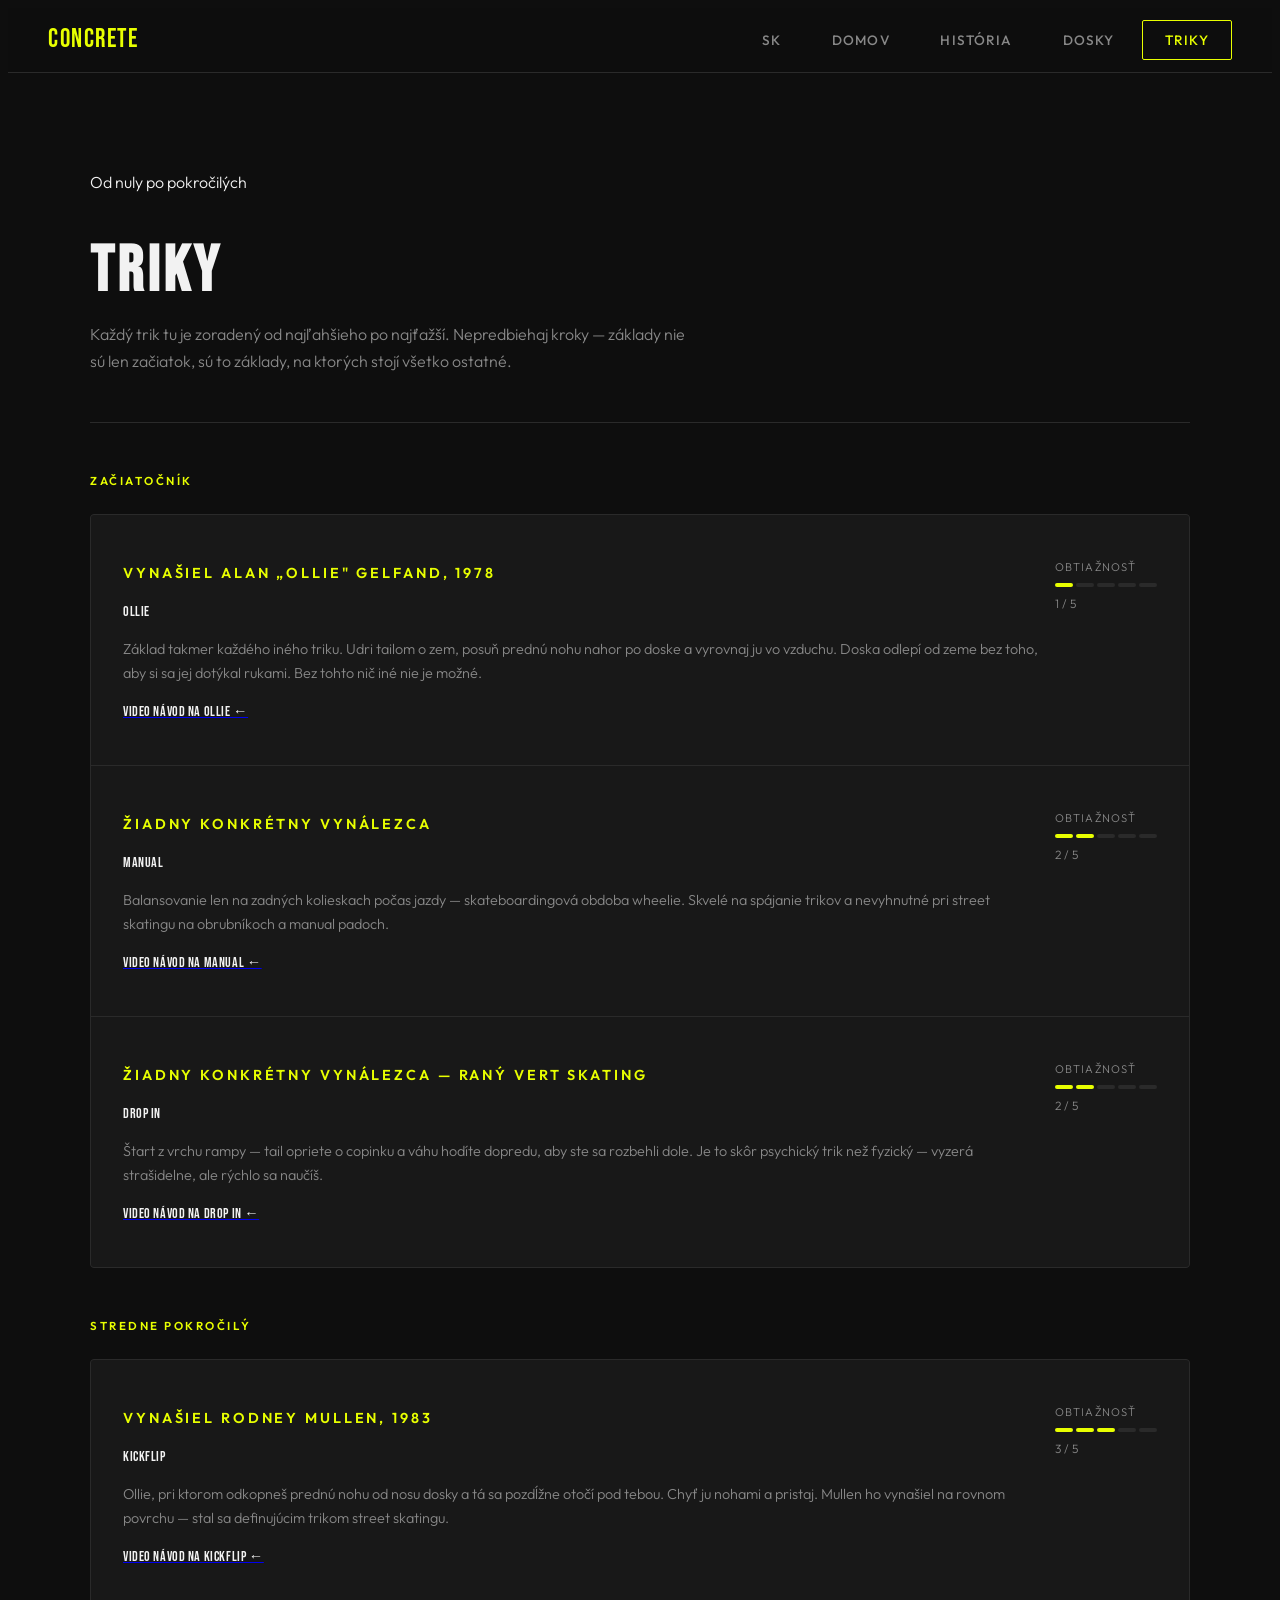
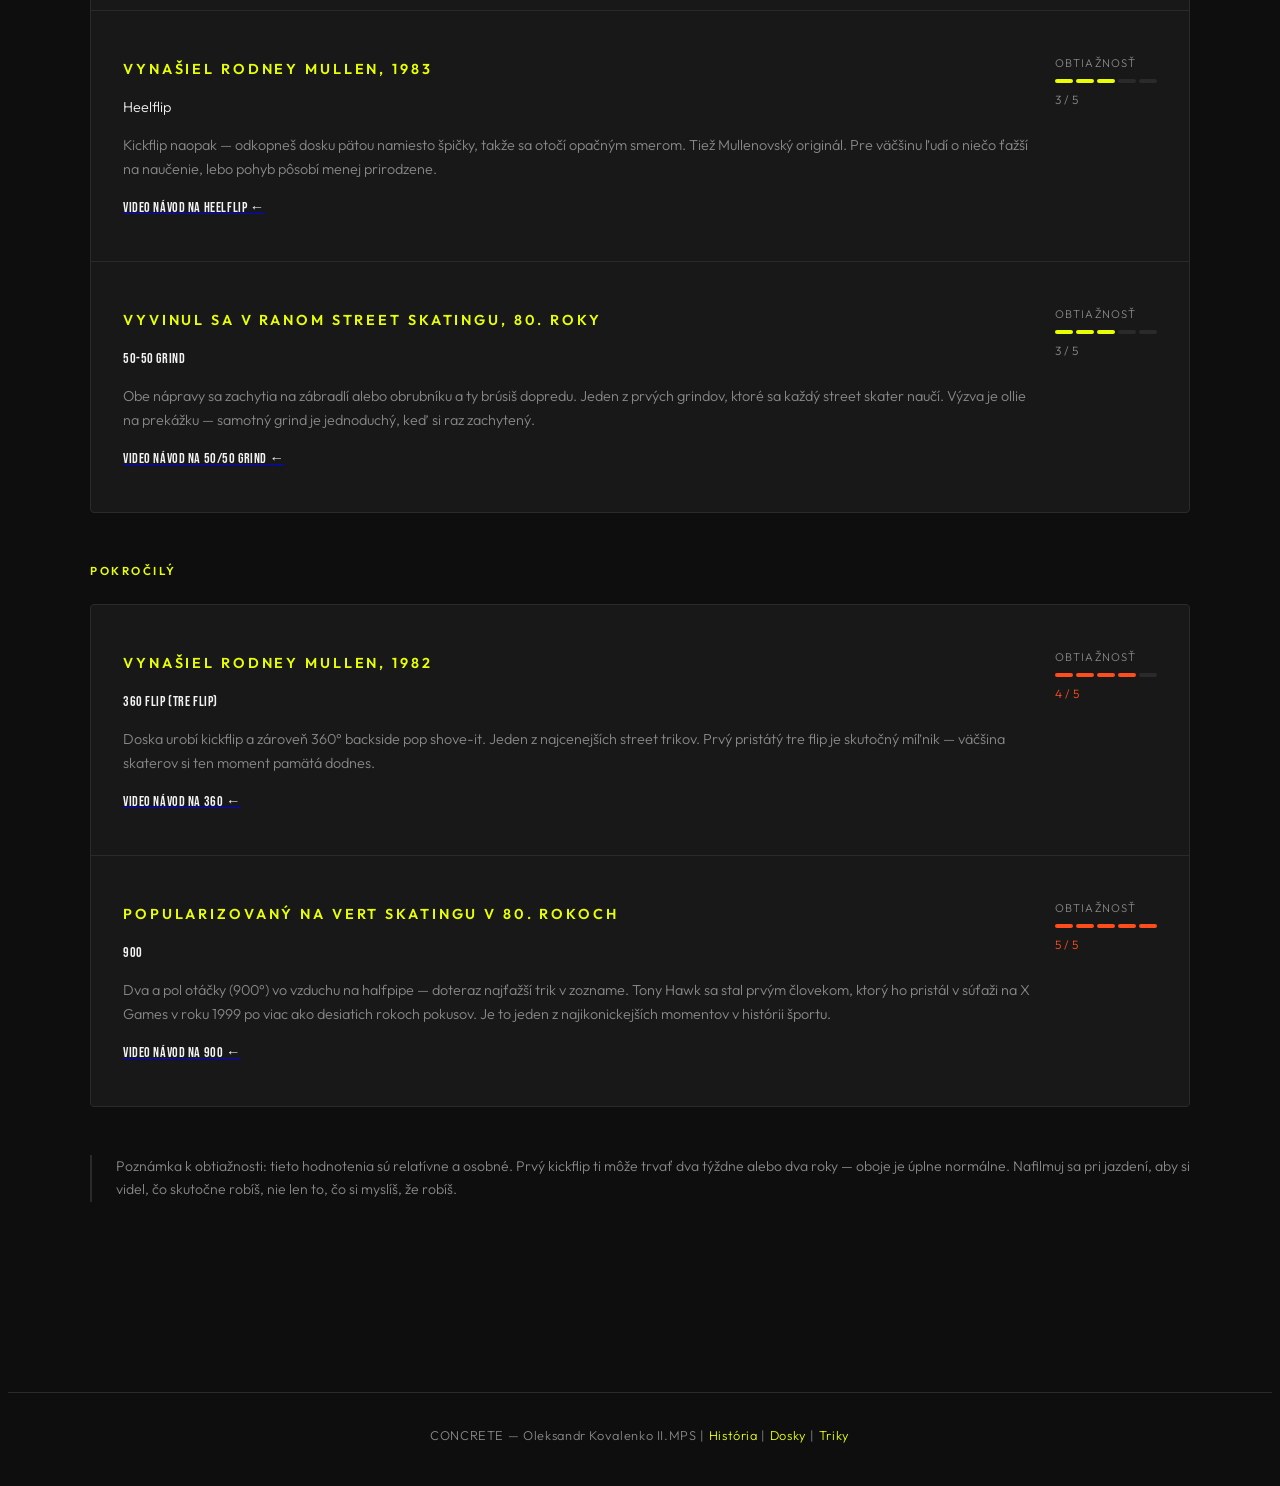
<file: tricksSK.html>
<!DOCTYPE html>
<html lang="sk">
<head>
  <meta charset="UTF-8">
  <meta name="Concrete" content="width=device-width, initial-scale=1.0">
  <title>CONCRETE — Triky</title>
  <link rel="stylesheet" href="style.css">
</head>
<body>

  <nav>
    <a class="nav-logo" href="indexSK.html">CONCRETE</a>
    <ul class="nav-links">
      <li><a href="tricksEN.html">SK</a></li>
      <li><a href="indexSK.html">Domov</a></li>
      <li><a href="historySK.html">História</a></li>
      <li><a href="decksSK.html">Dosky</a></li>
      <li><a href="tricksSK.html" class="active">Triky</a></li>
    </ul>
  </nav>

  <div class="page">

    <p class="labell">Od nuly po pokročilých</p>
    <h1 class="section-title">Triky</h1>
    <p class="body-text">Každý trik tu je zoradený od najľahšieho po najťažší. Nepredbiehaj kroky — základy nie sú len začiatok, sú to základy, na ktorých stojí všetko ostatné.</p>

    <hr class="divider">

    <p class="label" style="margin-bottom: 1.5rem;">Začiatočník</p>

    <div style="display: flex; flex-direction: column; gap: 1px; background: var(--border); border: 1px solid var(--border); border-radius: 4px; overflow: hidden; margin-bottom: 3rem;">

      <div class="card" style="border-radius: 0; border: none;">
        <div style="display: flex; justify-content: space-between; align-items: flex-start; flex-wrap: wrap; gap: 1rem;">
          <div style="flex: 1; min-width: 200px;">
            <p class="card-label">Vynašiel Alan „Ollie" Gelfand, 1978</p>
            <p class="card-title2">Ollie</p>
            <p style="font-size: 0.9rem; color: var(--muted);">Základ takmer každého iného triku. Udri tailom o zem, posuň prednú nohu nahor po doske a vyrovnaj ju vo vzduchu. Doska odlepí od zeme bez toho, aby si sa jej dotýkal rukami. Bez tohto nič iné nie je možné.</p>
            <a href='https://youtu.be/JNmUK9fvrAs?si=mxwaWeGrXbwQMM1Y' target="_blank">
              <p class="card-title2"> Video návod na Ollie ← </p></a>
          </div>
          <div>
            <p style="font-size: 0.7rem; color: var(--muted); letter-spacing: 0.1em; text-transform: uppercase; margin-bottom: 0.4rem;">Obtiažnosť</p>
            <div class="diff-bar">
              <div class="diff-pip on"></div>
              <div class="diff-pip"></div>
              <div class="diff-pip"></div>
              <div class="diff-pip"></div>
              <div class="diff-pip"></div>
            </div>
            <p style="font-size: 0.75rem; color: var(--muted); margin-top: 0.4rem;">1 / 5</p>
          </div>
        </div>
      </div>

      <div class="card" style="border-radius: 0; border: none;">
        <div style="display: flex; justify-content: space-between; align-items: flex-start; flex-wrap: wrap; gap: 1rem;">
          <div style="flex: 1; min-width: 200px;">
            <p class="card-label">Žiadny konkrétny vynálezca</p>
            <p class="card-title2">Manual</p>
            <p style="font-size: 0.9rem; color: var(--muted);">Balansovanie len na zadných kolieskach počas jazdy — skateboardingová obdoba wheelie. Skvelé na spájanie trikov a nevyhnutné pri street skatingu na obrubníkoch a manual padoch.</p>
            <a href='https://youtu.be/EoVh5VbgUcQ?si=aDHvWjvJrhuMvXOI' target="_blank"> 
              <p class="card-title2"> Video návod na Manual ← </p></a>
          </div>
          <div>
            <p style="font-size: 0.7rem; color: var(--muted); letter-spacing: 0.1em; text-transform: uppercase; margin-bottom: 0.4rem;">Obtiažnosť</p>
            <div class="diff-bar">
              <div class="diff-pip on"></div>
              <div class="diff-pip on"></div>
              <div class="diff-pip"></div>
              <div class="diff-pip"></div>
              <div class="diff-pip"></div>
            </div>
            <p style="font-size: 0.75rem; color: var(--muted); margin-top: 0.4rem;">2 / 5</p>
          </div>
        </div>
      </div>

      <div class="card" style="border-radius: 0; border: none;">
        <div style="display: flex; justify-content: space-between; align-items: flex-start; flex-wrap: wrap; gap: 1rem;">
          <div style="flex: 1; min-width: 200px;">
            <p class="card-label">Žiadny konkrétny vynálezca — raný vert skating</p>
            <p class="card-title2">Drop In</p>
            <p style="font-size: 0.9rem; color: var(--muted);">Štart z vrchu rampy — tail opriete o copinku a váhu hodíte dopredu, aby ste sa rozbehli dole. Je to skôr psychický trik než fyzický — vyzerá strašidelne, ale rýchlo sa naučíš.</p>
            <a href='https://youtube.com/shorts/WXQFFA6s0Rs?si=7MzvBLPDFTj0r1VM' target="_blank"> 
              <p class="card-title2"> Video návod na Drop In ← </p></a>
          </div>
          <div>
            <p style="font-size: 0.7rem; color: var(--muted); letter-spacing: 0.1em; text-transform: uppercase; margin-bottom: 0.4rem;">Obtiažnosť</p>
            <div class="diff-bar">
              <div class="diff-pip on"></div>
              <div class="diff-pip on"></div>
              <div class="diff-pip"></div>
              <div class="diff-pip"></div>
              <div class="diff-pip"></div>
            </div>
            <p style="font-size: 0.75rem; color: var(--muted); margin-top: 0.4rem;">2 / 5</p>
          </div>
        </div>
      </div>

    </div>

    <p class="label" style="margin-bottom: 1.5rem;">Stredne pokročilý</p>

    <div style="display: flex; flex-direction: column; gap: 1px; background: var(--border); border: 1px solid var(--border); border-radius: 4px; overflow: hidden; margin-bottom: 3rem;">

      <div class="card" style="border-radius: 0; border: none;">
        <div style="display: flex; justify-content: space-between; align-items: flex-start; flex-wrap: wrap; gap: 1rem;">
          <div style="flex: 1; min-width: 200px;">
            <p class="card-label">Vynašiel Rodney Mullen, 1983</p>
            <p class="card-title2">Kickflip</p>
            <p style="font-size: 0.9rem; color: var(--muted);">Ollie, pri ktorom odkopneš prednú nohu od nosu dosky a tá sa pozdĺžne otočí pod tebou. Chyť ju nohami a pristaj. Mullen ho vynašiel na rovnom povrchu — stal sa definujúcim trikom street skatingu.</p>
             <a href='https://youtu.be/4XgjDhSnTtE?si=mMNKsI6-JytepWN7' target="_blank"> 
              <p class="card-title2"> Video návod na Kickflip ← </p></a>
           </div>
          <div>
            <p style="font-size: 0.7rem; color: var(--muted); letter-spacing: 0.1em; text-transform: uppercase; margin-bottom: 0.4rem;">Obtiažnosť</p>
            <div class="diff-bar">
              <div class="diff-pip on"></div>
              <div class="diff-pip on"></div>
              <div class="diff-pip on"></div>
              <div class="diff-pip"></div>
              <div class="diff-pip"></div>
            </div>
            <p style="font-size: 0.75rem; color: var(--muted); margin-top: 0.4rem;">3 / 5</p>
          </div>
        </div>
      </div>

      <div class="card" style="border-radius: 0; border: none;">
        <div style="display: flex; justify-content: space-between; align-items: flex-start; flex-wrap: wrap; gap: 1rem;">
          <div style="flex: 1; min-width: 200px;">
            <p class="card-label">Vynašiel Rodney Mullen, 1983</p>
            <p class="card-title; color: var(--white);">Heelflip</p>
            <p style="font-size: 0.9rem; color: var(--muted);">Kickflip naopak — odkopneš dosku pätou namiesto špičky, takže sa otočí opačným smerom. Tiež Mullenovský originál. Pre väčšinu ľudí o niečo ťažší na naučenie, lebo pohyb pôsobí menej prirodzene.</p>
            <a href='https://youtu.be/9Iz__DCw4vA?si=iPzQ2hqL_WF9AGzk' target="_blank"> 
              <p class="card-title2"> Video návod na Heelflip ← </p></a>
          </div>
          <div>
            <p style="font-size: 0.7rem; color: var(--muted); letter-spacing: 0.1em; text-transform: uppercase; margin-bottom: 0.4rem;">Obtiažnosť</p>
            <div class="diff-bar">
              <div class="diff-pip on"></div>
              <div class="diff-pip on"></div>
              <div class="diff-pip on"></div>
              <div class="diff-pip"></div>
              <div class="diff-pip"></div>
            </div>
            <p style="font-size: 0.75rem; color: var(--muted); margin-top: 0.4rem;">3 / 5</p>
          </div>
        </div>
      </div>

      <div class="card" style="border-radius: 0; border: none;">
        <div style="display: flex; justify-content: space-between; align-items: flex-start; flex-wrap: wrap; gap: 1rem;">
          <div style="flex: 1; min-width: 200px;">
            <p class="card-label">Vyvinul sa v ranom street skatingu, 80. roky</p>
            <p class="card-title2">50-50 Grind</p>
            <p style="font-size: 0.9rem; color: var(--muted);">Obe nápravy sa zachytia na zábradlí alebo obrubníku a ty brúsiš dopredu. Jeden z prvých grindov, ktoré sa každý street skater naučí. Výzva je ollie na prekážku — samotný grind je jednoduchý, keď si raz zachytený.</p>
            <a href='https://youtu.be/aQXexFDg7Sk?si=YzszhzSSDjKi2KxX' target="_blank"> 
              <p class="card-title2"> Video návod na 50/50 Grind ← </p></a>
          </div>
          <div>
            <p style="font-size: 0.7rem; color: var(--muted); letter-spacing: 0.1em; text-transform: uppercase; margin-bottom: 0.4rem;">Obtiažnosť</p>
            <div class="diff-bar">
              <div class="diff-pip on"></div>
              <div class="diff-pip on"></div>
              <div class="diff-pip on"></div>
              <div class="diff-pip"></div>
              <div class="diff-pip"></div>
            </div>
            <p style="font-size: 0.75rem; color: var(--muted); margin-top: 0.4rem;">3 / 5</p>
          </div>
        </div>
      </div>
    </div>

    <p class="label" style="margin-bottom: 1.5rem;">Pokročilý</p>

    <div style="display: flex; flex-direction: column; gap: 1px; background: var(--border); border: 1px solid var(--border); border-radius: 4px; overflow: hidden; margin-bottom: 3rem;">

      <div class="card" style="border-radius: 0; border: none;">
        <div style="display: flex; justify-content: space-between; align-items: flex-start; flex-wrap: wrap; gap: 1rem;">
          <div style="flex: 1; min-width: 200px;">
            <p class="card-label">Vynašiel Rodney Mullen, 1982</p>
            <p class="card-title2">360 Flip (Tre Flip)</p>
            <p style="font-size: 0.9rem; color: var(--muted);">Doska urobí kickflip a zároveň 360° backside pop shove-it. Jeden z najcenejších street trikov. Prvý pristátý tre flip je skutočný míľnik — väčšina skaterov si ten moment pamätá dodnes.</p>
            <a href='https://youtu.be/tMZbsOZA2Es?si=bK5id7SW1yUbDc-O' target="_blank"> 
              <p class="card-title2"> Video návod na 360 ← </p></a>
          </div>
          <div>
            <p style="font-size: 0.7rem; color: var(--muted); letter-spacing: 0.1em; text-transform: uppercase; margin-bottom: 0.4rem;">Obtiažnosť</p>
            <div class="diff-bar">
              <div class="diff-pip on hard"></div>
              <div class="diff-pip on hard"></div>
              <div class="diff-pip on hard"></div>
              <div class="diff-pip on hard"></div>
              <div class="diff-pip"></div>
            </div>
            <p style="font-size: 0.75rem; color: var(--accent2); margin-top: 0.4rem;">4 / 5</p>
          </div>
        </div>
      </div>

      <div class="card" style="border-radius: 0; border: none;">
        <div style="display: flex; justify-content: space-between; align-items: flex-start; flex-wrap: wrap; gap: 1rem;">
          <div style="flex: 1; min-width: 200px;">
            <p class="card-label">Popularizovaný na vert skatingu v 80. rokoch</p>
            <p class="card-title2">900</p>
            <p style="font-size: 0.9rem; color: var(--muted);">Dva a pol otáčky (900°) vo vzduchu na halfpipe — doteraz najťažší trik v zozname. Tony Hawk sa stal prvým človekom, ktorý ho pristál v súťaži na X Games v roku 1999 po viac ako desiatich rokoch pokusov. Je to jeden z najikonickejších momentov v histórii športu.</p>
            <a href='https://youtu.be/x_SbSF6q4Yg?si=N7cJGcZWcDCSBVIl' target="_blank"> 
              <p class="card-title2"> Video návod na 900 ← </p></a>
          </div>
          <div>
            <p style="font-size: 0.7rem; color: var(--muted); letter-spacing: 0.1em; text-transform: uppercase; margin-bottom: 0.4rem;">Obtiažnosť</p>
            <div class="diff-bar">
              <div class="diff-pip on hard"></div>
              <div class="diff-pip on hard"></div>
              <div class="diff-pip on hard"></div>
              <div class="diff-pip on hard"></div>
              <div class="diff-pip on hard"></div>
            </div>
            <p style="font-size: 0.75rem; color: var(--accent2); margin-top: 0.4rem;">5 / 5</p>
          </div>
        </div>
      </div>
    </div>

    <div style="border-left: 2px solid var(--border); padding-left: 1.5rem;">
      <p style="font-size: 0.88rem; color: var(--muted);">Poznámka k obtiažnosti: tieto hodnotenia sú relatívne a osobné. Prvý kickflip ti môže trvať dva týždne alebo dva roky — oboje je úplne normálne. Nafilmuj sa pri jazdení, aby si videl, čo skutočne robíš, nie len to, čo si myslíš, že robíš.</p>
    </div>

  </div>

  <footer style="margin-top: 5rem;">
    CONCRETE — Oleksandr Kovalenko II.MPS |
    <a href="historySK.html">História</a> |
    <a href="decksSK.html">Dosky</a> |
    <a href="tricksSK.html">Triky</a>
  </footer>

</body>
</html>
</file>
<file: style.css>
@import url('https://fonts.googleapis.com/css2?family=Bebas+Neue&family=Outfit:wght@300;400;500;600&display=swap');

:root {
  --bg:#0e0e0e;
  --surface:#181818;
  --border:#2a2a2a;
  --white:#f2f2f2;
  --muted:#888888;
  --accent:#e8ff00;
  --accent2:#ff4d1c;
  --font-hero: 'Bebas Neue', sans-serif;
  --font-body: 'Outfit', sans-serif;
}


body {
  background: var(--bg);
  color: var(--white);
  font-family: var(--font-body);
  font-weight: 300;
  line-height: 1.65;
  min-height: 100vh;
}


nav {
  position:static;
  top: 0;
  z-index: 100;
  background: rgba(14,14,14,0.92);
  backdrop-filter: blur(10px);
  border-bottom: 1px solid var(--border);
  display: flex;
  align-items: center;
  justify-content: space-between;
  padding: 0 2.5rem;
  height: 64px;
}

.nav-logo {
  font-family: var(--font-hero);
  font-size: 1.6rem;
  letter-spacing: 0.06em;
  color: var(--accent);
  text-decoration: none;
}

.nav-links {
  display: flex;
  gap: 0.25rem;
  list-style: none;
}

.nav-links a {
  display: block;
  padding: 0.5rem 1.4rem;
  font-size: 0.85rem;
  font-weight: 500;
  letter-spacing: 0.08em;
  text-transform: uppercase;
  color: var(--muted);
  text-decoration: none;
  border: 1px solid transparent;
  border-radius: 2px;
  transition: color 0.2s, border-color 0.2s;
}

.nav-links a:hover { color: var(--white); border-color: var(--border); }
.nav-links a.active { color: var(--accent); border-color: var(--accent); }

.page { max-width: 1100px; margin: 0 auto; padding: 5rem 2rem 6rem; }

.label {
  font-size: 0.72rem;
  font-weight: 600;
  letter-spacing: 0.22em;
  text-transform: uppercase;
  color: var(--accent);
  margin-bottom: 0.75rem;
}
.section-title {
  font-family: var(--font-hero);
  font-size: clamp(2.5rem, 5vw, 4rem);
  letter-spacing: 0.06em;
  line-height: 1.05;
  margin-bottom: 1rem;
}

.body-text {
  color: var(--muted);
  font-size: 1rem;
  max-width: 600px;
  margin-bottom: 2.5rem;
}

.divider {
  border: none;
  border-top: 1px solid var(--border);
  margin: 3rem 0;
}

.two-col {
  display: grid;
  grid-template-columns: 1fr 1fr;
  gap: 2rem;
}
@media (max-width: 640px) { .two-col { grid-template-columns: 1fr; } }

.card {
  background: var(--surface);
  border: 1px solid var(--border);
  border-radius: 4px;
  padding: 2rem;
}

.card-label {
  font-size: 0.7rem;
  font-weight: 600;
  letter-spacing: 0.2em;
  text-transform: uppercase;
  color: var(--accent);
  margin-bottom: 0.5rem;
}

.card-title {
  font-family: var(--font-hero);
  font-size: 1.5rem;
  letter-spacing: 0.04em;
  margin-bottom: 0.6rem;
}
.card-title2 {
  font-family: var(--font-hero);
  font-size: 1.5rem;
  letter-spacing: 0.04em;
  margin-bottom: 0.6rem;
  color: var(--white)
}

.card p { font-size: 0.9rem; color: var(white); }

.tag {
  display: inline-block;
  font-size: 0.7rem;
  font-weight: 600;
  letter-spacing: 0.12em;
  text-transform: uppercase;
  padding: 0.2rem 0.65rem;
  border-radius: 2px;
  border: 1px solid currentColor;
  margin: 0.15rem 0.1rem 0 0;
}

.tag-green  { color: var(--accent);  }
.tag-red    { color: var(--accent2); }
.tag-white  { color: var(--muted);   }

.styled-table { width: 100%; border-collapse: collapse; font-size: 0.92rem; }
.styled-table th {
  text-align: left;
  font-size: 0.7rem;
  font-weight: 600;
  letter-spacing: 0.15em;
  text-transform: uppercase;
  color: var(--muted);
  padding: 0.6rem 1rem;
  border-bottom: 1px solid var(--border);
}
.styled-table td {
  padding: 0.85rem 1rem;
  border-bottom: 1px solid var(--border);
  vertical-align: top;
  color: var(--white);
}
.styled-table tr:last-child td { border-bottom: none; }
.styled-table tr:hover td { background: var(--surface); }

.photo-slot {
  width: 100%;
  aspect-ratio: 3 / 2;
  background: var(--surface);
  border: 2px var(--border);
  border-radius: 5px;
  display: flex;
  flex-direction: column;
  align-items: center;
  justify-content: center;
  color: var(--muted);
  font-size: 0.85rem;
  gap: 0.5rem;
  text-align: center;
}
.photo-slot span { font-size: 2rem; }

.timeline { display: flex; flex-direction: column; gap: 0; }
.timeline-item {
  display: grid;
  grid-template-columns: 90px 1px 1fr;
  gap: 0 1.5rem;
  padding-bottom: 2.5rem;
  position: relative;
}
.timeline-item:last-child { padding-bottom: 0; }
.timeline-year {
  font-family: var(--font-hero);
  font-size: 1.3rem;
  color: var(--accent);
  letter-spacing: 0.04em;
  padding-top: 0.1rem;
  text-align: right;
}
.timeline-line {
  background: var(--border);
  position: relative;
}
.timeline-line::before {
  content: '';
  position: absolute;
  width: 9px; height: 9px;
  border-radius: 50%;
  background: var(--accent);
  left: -4px; top: 6px;
}
.timeline-content { padding-top: 0; }
.timeline-content h3 {
  font-family: var(--font-hero);
  font-size: 1.2rem;
  letter-spacing: 0.04em;
  margin-bottom: 0.3rem;
}
.timeline-content p { font-size: 0.9rem; color: var(--muted); }

.diff-bar {
  display: flex;
  gap: 3px;
  margin-top: 0.4rem;
}
.diff-pip {
  width: 18px; height: 4px;
  border-radius: 2px;
  background: var(--border);
}
.diff-pip.on { background: var(--accent); }
.diff-pip.hard { background: var(--accent2); }

footer {
  border-top: 1px solid var(--border);
  padding: 2rem;
  text-align: center;
  color: var(--muted);
  font-size: 0.8rem;
  letter-spacing: 0.05em;
}
footer a { color: var(--accent); text-decoration: none; }
footer a:hover { text-decoration: underline; }
</file>
